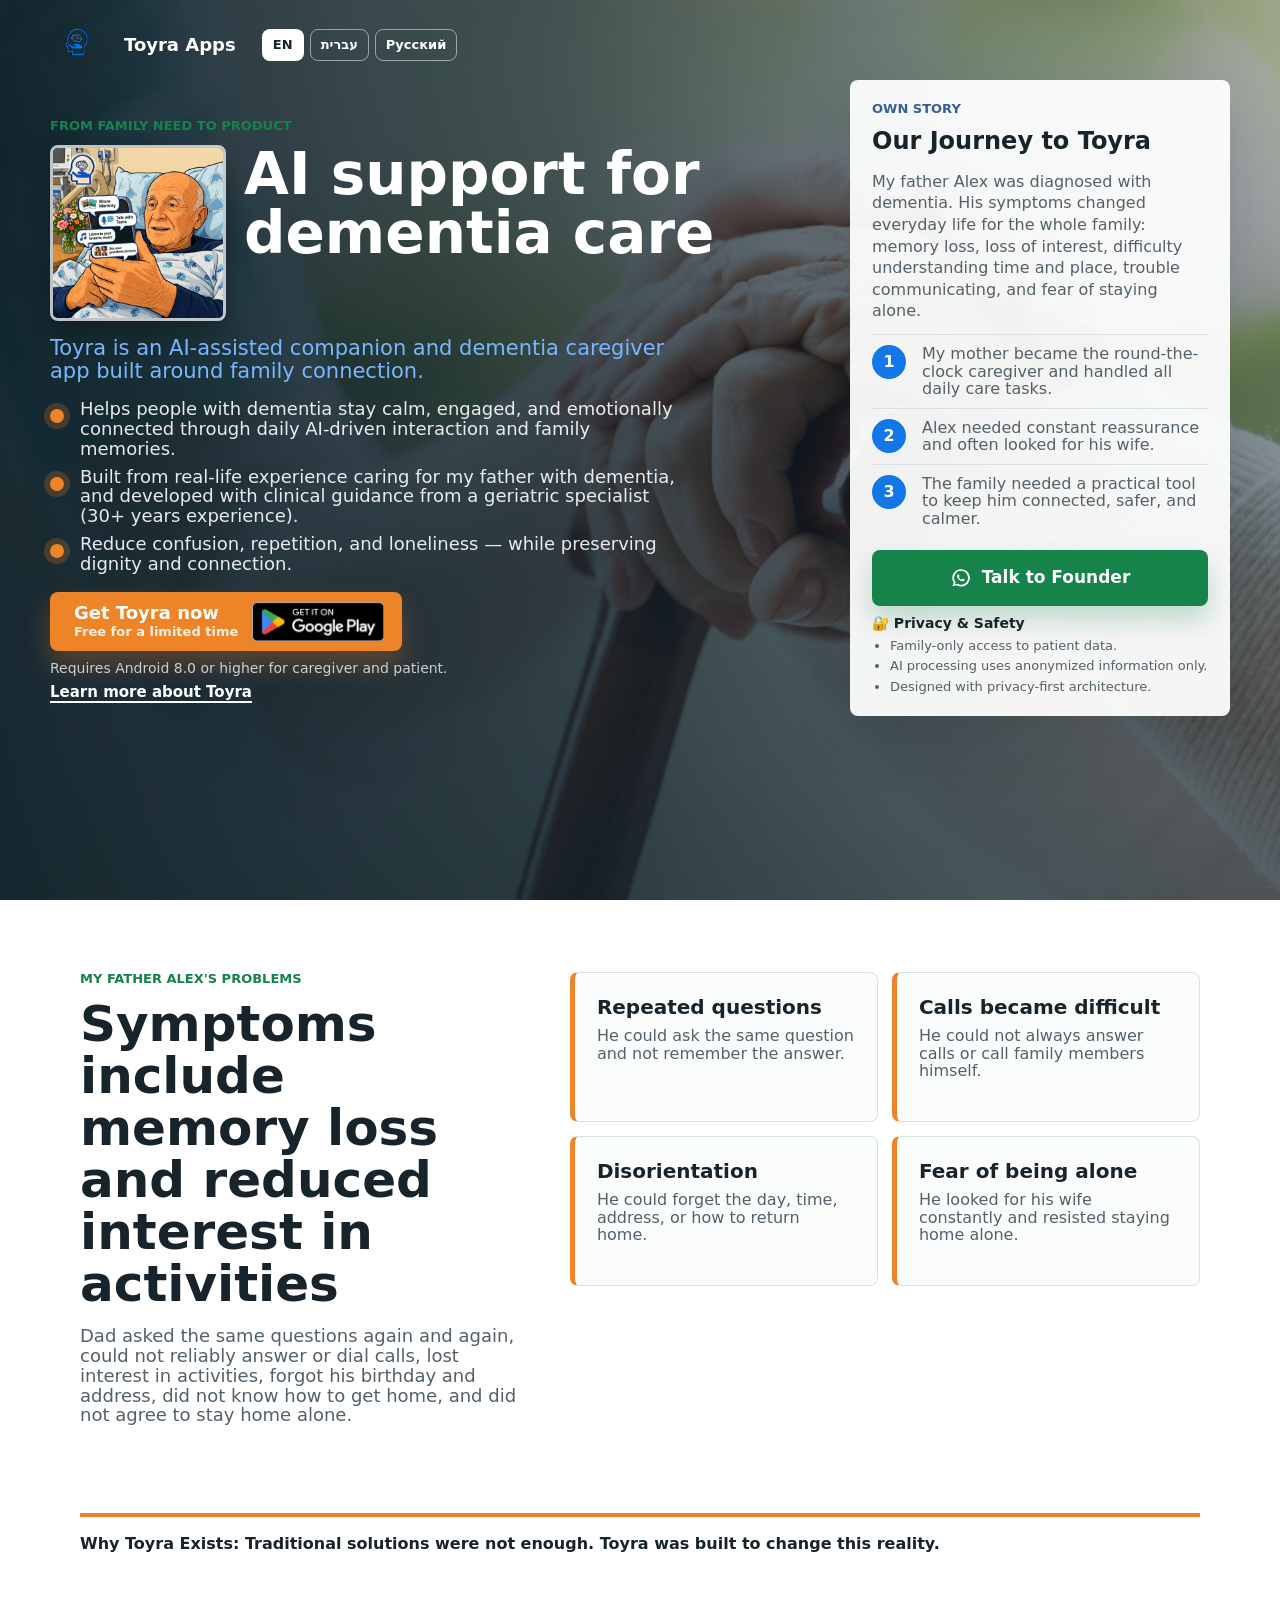
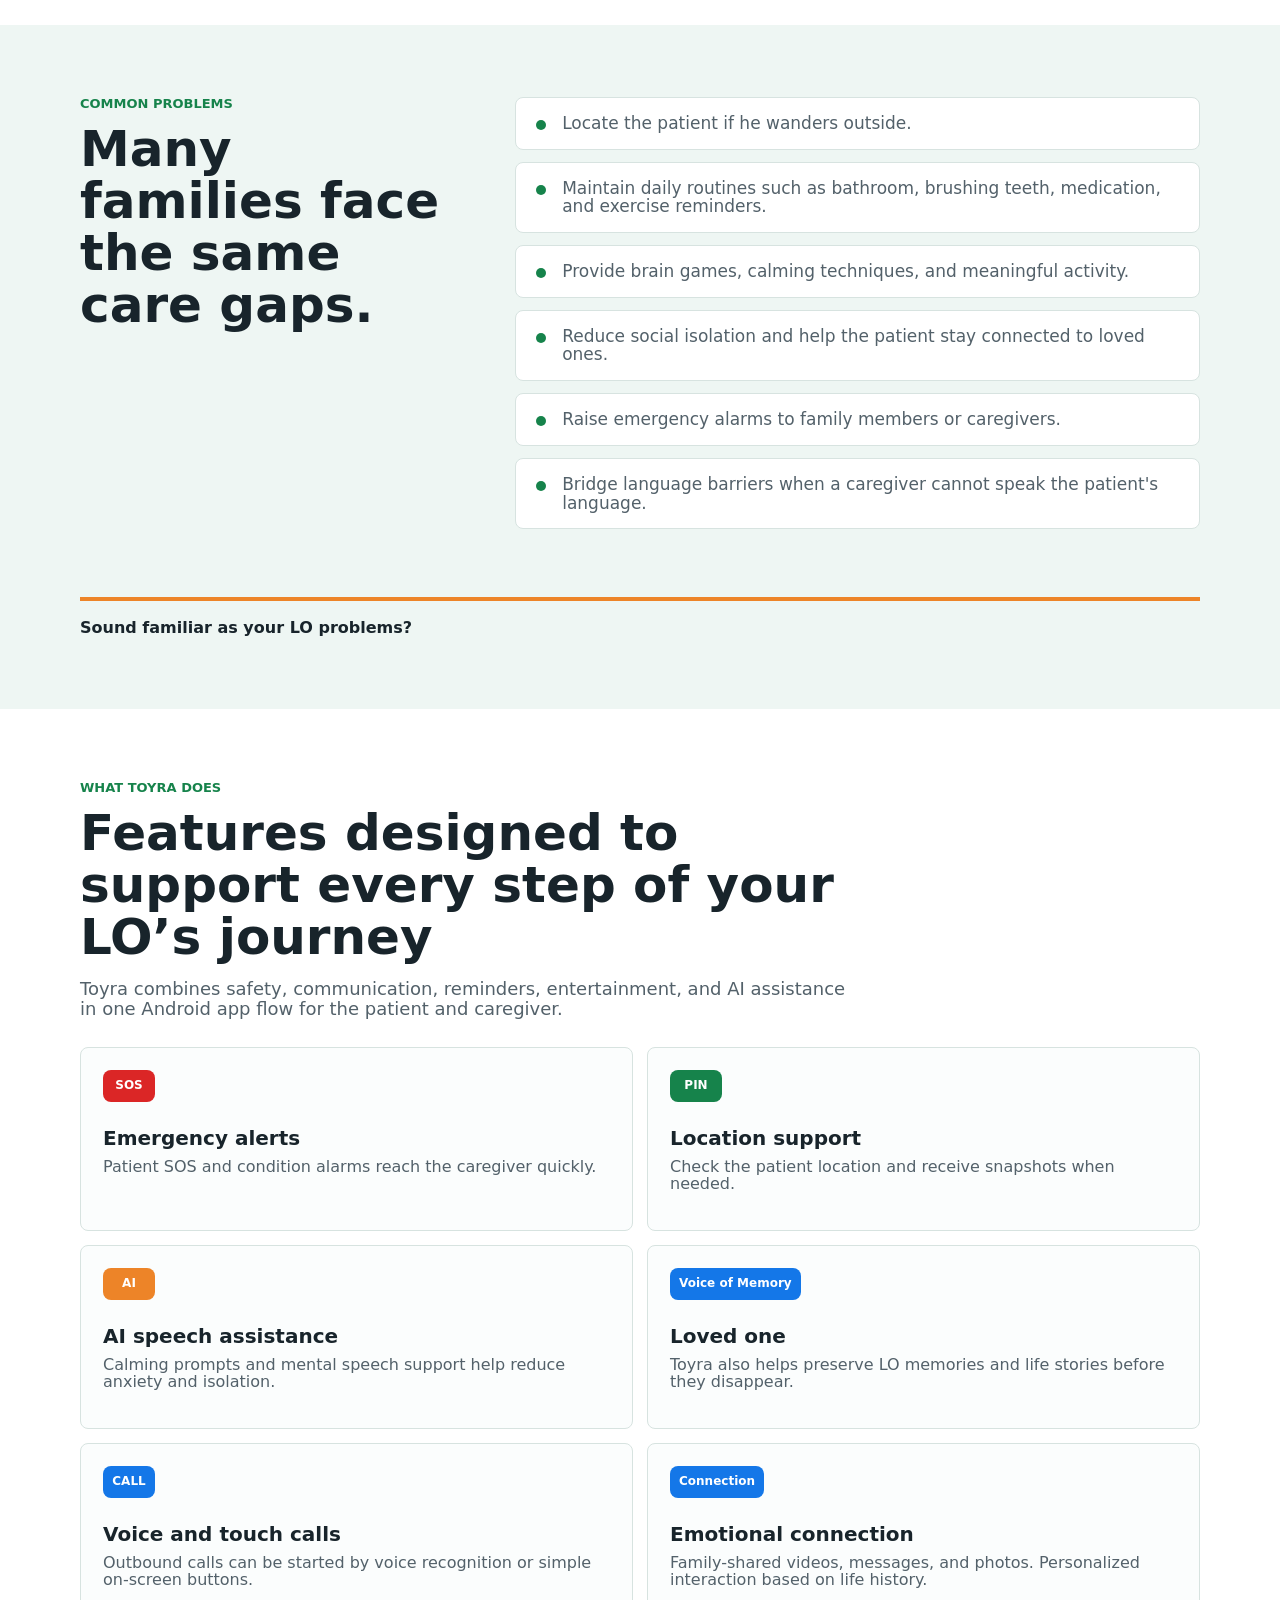
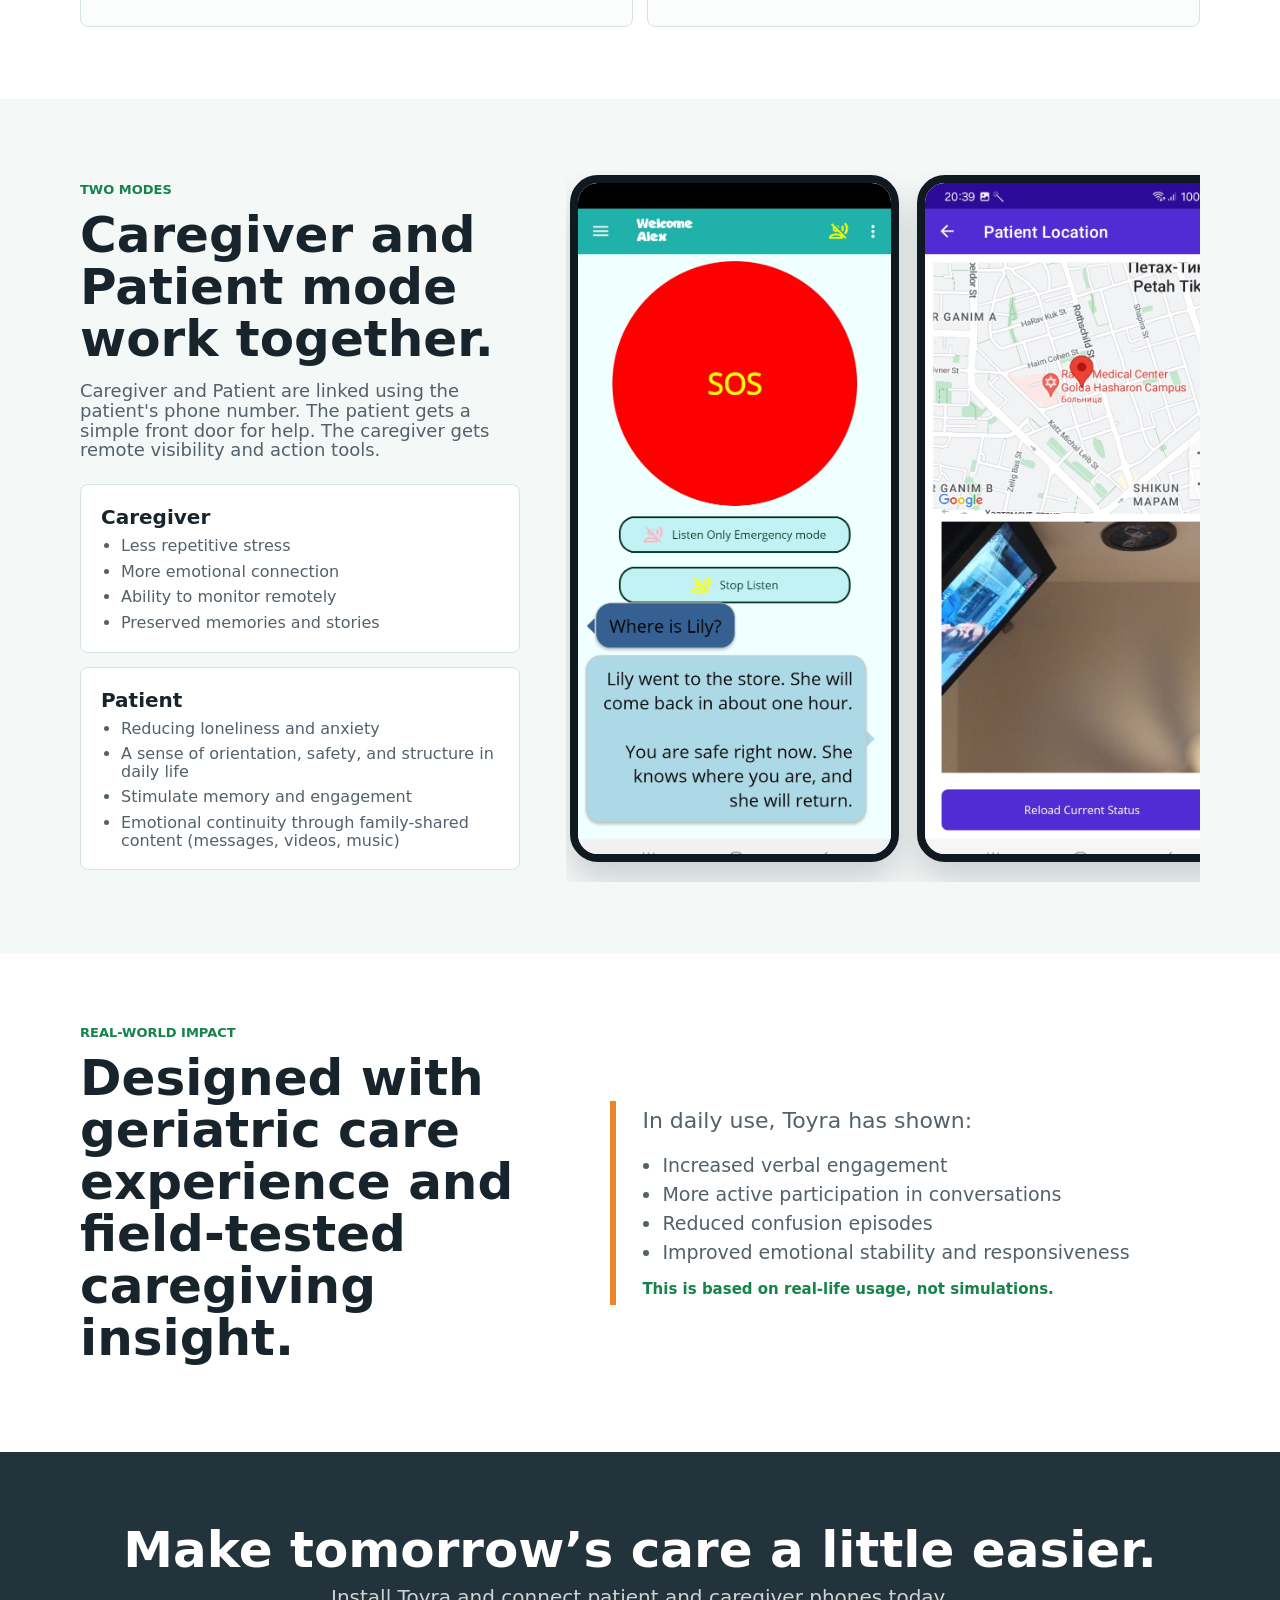
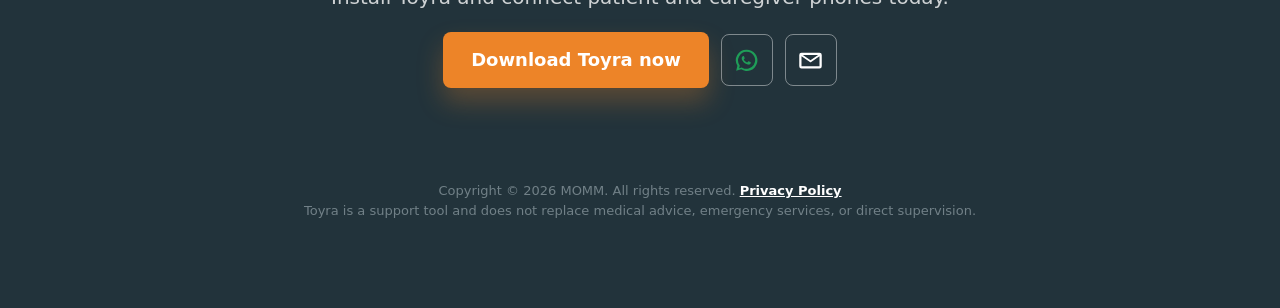
<file: index.html>
<!doctype html>
<html lang="en">
  <head>
    <meta charset="utf-8">
    <meta name="viewport" content="width=device-width, initial-scale=1">
    <title>AI for Dementia Care | Toyra Caregiver App</title>
    <meta
      name="description"
      content="Toyra is an AI-assisted dementia caregiver app and AI companion for dementia care, with calls, reminders, location support, alerts, and calming assistance."
    >
    <meta name="robots" content="index, follow">
    <meta name="theme-color" content="#16834b">
	<meta name="google-site-verification" content="BWLCQLnLDooSmLRrgImKoDlQutg4AFyGXMfsI6_TKsA" />
    <link rel="preconnect" href="https://fonts.googleapis.com">
    <link rel="preconnect" href="https://fonts.gstatic.com" crossorigin>
    <link href="https://fonts.googleapis.com/css2?family=Noto+Sans+Hebrew:wght@400;700;800;900&display=swap" rel="stylesheet">
    <link rel="apple-touch-icon" sizes="180x180" href="apple-touch-icon.png">
    <link rel="icon" type="image/png" sizes="32x32" href="favicon-32x32.png">
    <link rel="icon" type="image/png" sizes="16x16" href="favicon-16x16.png">
    <link rel="manifest" href="/site.webmanifest">
   

    <link rel="canonical" href="https://toyra.momm.app/">
    <link rel="alternate" hreflang="en" href="https://toyra.momm.app/?lang=en">
    <link rel="alternate" hreflang="he" href="https://toyra.momm.app/?lang=he">
    <link rel="alternate" hreflang="ru" href="https://toyra.momm.app/?lang=ru">
    <link rel="alternate" hreflang="x-default" href="https://toyra.momm.app/">
    <meta property="og:type" content="website">
    <meta property="og:site_name" content="Toyra Apps">
    <meta property="og:title" content="Toyra Apps - Dementia Care Support">
    <meta
      property="og:description"
      content="Toyra is an AI-assisted dementia caregiver app and AI companion for dementia care, with calls, reminders, location support, alerts, and calming assistance."
    >
    <meta property="og:url" content="https://toyra.momm.app/">
    <meta property="og:image" content="https://toyra.momm.app/assets/toyra-logo.png">
    <meta property="og:image:alt" content="Toyra Apps logo.">
    <meta property="og:locale" content="en_US">
    <meta property="og:locale:alternate" content="he_IL">
    <meta property="og:locale:alternate" content="ru_RU">
    <meta name="twitter:card" content="summary_large_image">
    <meta name="twitter:title" content="Toyra Apps - Dementia Care Support">
    <meta
      name="twitter:description"
      content="Toyra is an AI-assisted dementia caregiver app and AI companion for dementia care at home, with communication, alerts, reminders, and calming assistance."
    >
    <meta name="twitter:image" content="https://toyra.momm.app/assets/toyra-logo.png">
    <script type="application/ld+json">
      {
        "@context": "https://schema.org",
        "@type": "SoftwareApplication",
        "name": "Toyra",
        "alternateName": "Toyra Apps",
        "applicationCategory": "HealthApplication",
        "operatingSystem": "Android",
        "url": "https://toyra.momm.app/",
        "downloadUrl": "https://play.google.com/store/apps/details?id=com.MOMM.Toyra&pcampaignid=web_share",
        "image": "https://toyra.momm.app/assets/toyra-logo.png",
        "description": "Toyra is an AI-assisted dementia caregiver app and AI companion for dementia care, with calls, reminders, location support, alerts, and calming assistance.",
        "offers": {
          "@type": "Offer",
          "price": "0",
          "priceCurrency": "USD"
        },
        "publisher": {
          "@type": "Organization",
          "name": "MOMM",
          "url": "https://toyra.momm.app/"
        },
        "inLanguage": ["en", "he", "ru"]
      }
    </script>
    <link rel="stylesheet" href="styles.css?v=20260526b">
  </head>
  <body>
    <main>
      <section class="hero" aria-labelledby="hero-title">
        <div class="hero-media" aria-hidden="true">
          <img src="assets/caregiver-hands.jpg" alt="" fetchpriority="high">
        </div>
        <div class="hero-shade"></div>

        <div class="hero-content">
          <header class="brand" aria-label="Toyra Apps">
            <img src="assets/toyra-logo.png" alt="">
            <span>Toyra Apps</span>
            <nav class="language-switch" aria-label="Language">
              <a href="?lang=en" data-lang-link="en">EN</a>
              <a href="?lang=he" data-lang-link="he">עברית</a>
              <a href="?lang=ru" data-lang-link="ru">Русский</a>
            </nav>
          </header>

          <div class="hero-grid">
            <div class="hero-copy">
              <p class="eyebrow">From family need to product</p>
              <div class="hero-title-row">
                <div class="alex-photo">
                  <img src="assets/papa.png" alt="Alex, whose dementia care story inspired Toyra.">
                </div>
                <div class="hero-title-copy">
                  <h1 id="hero-title">AI support for dementia care</h1>
                </div>
              </div>
              <p class="lede">
                Toyra is an AI-assisted companion and dementia caregiver app built around family connection.
              </p>

              <ul class="benefits" aria-label="Product details">
                <li>Helps people with dementia stay calm, engaged, and emotionally connected through daily AI-driven interaction and family memories.</li>
                <li>Built from real-life experience caring for my father with dementia, and developed with clinical guidance from a geriatric specialist (30+ years experience).</li>
                <li>Reduce confusion, repetition, and loneliness — while preserving dignity and connection.</li>
              </ul>

              <a
                class="cta primary-cta"
                href="https://play.google.com/store/apps/details?id=com.MOMM.Toyra&pcampaignid=web_share"
                aria-label="Get Toyra on Google Play now"
              >
                <span class="primary-cta-copy">
                  <span class="primary-cta-main">Get Toyra now</span>
                  <span class="primary-cta-sub">Free for a limited time</span>
                </span>
                <img src="assets/google-play.png" alt="" aria-hidden="true">
              </a>

              <p class="compatibility">Requires Android 8.0 or higher for caregiver and patient.</p>
              <a class="info-link" href="https://toyra.my.canva.site/">Learn more about Toyra</a>
            </div>

            <aside class="signup-panel" aria-label="Own story summary">
              <p class="panel-kicker">Own Story</p>
              <h2>Our Journey to Toyra</h2>
              <p class="name-origin">My father Alex was diagnosed with dementia. His symptoms changed everyday life for the whole family: memory loss, loss of interest, difficulty understanding time and place, trouble communicating, and fear of staying alone.</p>
              <div class="role-row">
                <span>1</span>
                <p>My mother became the round-the-clock caregiver and handled all daily care tasks.</p>
              </div>
              <div class="role-row">
                <span>2</span>
                <p>Alex needed constant reassurance and often looked for his wife.</p>
              </div>
              <div class="role-row">
                <span>3</span>
                <p>The family needed a practical tool to keep him connected, safer, and calmer.</p>
              </div>
              <a
                class="cta panel-cta whatsapp-cta"
                href="https://api.whatsapp.com/send?phone=972503779955&text=I'm%20interested%20in%20Toyra"
                aria-label="Contact Toyra on WhatsApp"
              >
                <svg class="whatsapp-icon" viewBox="0 0 32 32" aria-hidden="true" focusable="false">
                  <path d="M16 3.2A12.6 12.6 0 0 0 5.2 22.3L3.8 28l5.9-1.5A12.6 12.6 0 1 0 16 3.2Zm0 2.4a10.2 10.2 0 0 1 8.7 15.5 10.2 10.2 0 0 1-13.8 3.4l-.4-.2-3.2.8.8-3.1-.3-.5A10.2 10.2 0 0 1 16 5.6Zm-4.1 5.4c-.2 0-.5.1-.7.4-.2.3-.9.9-.9 2.2s.9 2.5 1.1 2.7c.1.2 1.8 2.9 4.5 3.9 2.2.9 2.7.7 3.2.6.5-.1 1.6-.7 1.8-1.3.2-.6.2-1.1.1-1.3-.1-.1-.2-.2-.5-.4l-1.8-.9c-.3-.1-.5-.2-.7.2-.2.3-.8.9-.9 1.1-.2.2-.3.2-.6.1-.3-.1-1.1-.4-2.1-1.3-.8-.7-1.3-1.5-1.5-1.8-.2-.3 0-.5.1-.6l.5-.6c.1-.2.2-.3.3-.5.1-.2 0-.4 0-.5l-.8-1.9c-.2-.5-.4-.5-.7-.5h-.4Z"></path>
                </svg>
                <span class="whatsapp-label">Talk to Founder</span>
              </a>
              <div class="privacy-note">
                <strong>🔐 Privacy &amp; Safety</strong>
                <ul>
                  <li>Family-only access to patient data.</li>
                  <li>AI processing uses anonymized information only.</li>
                  <li>Designed with privacy-first architecture.</li>
                </ul>
              </div>
            </aside>
          </div>
        </div>
      </section>

      <section class="proof-band" aria-label="Alex problems and common dementia care problems">
        <div class="section-inner">
          <div class="problem-copy">
            <p class="eyebrow">My father Alex's problems</p>
            <h2>Symptoms include memory loss and reduced interest in activities</h2>
            <p>
              Dad asked the same questions again and again, could not reliably answer or dial calls,
              lost interest in activities, forgot his birthday and address, did not know how to get home,
              and did not agree to stay home alone.
            </p>
          </div>

          <div class="problem-list">
            <article>
              <h3>Repeated questions</h3>
              <p>He could ask the same question and not remember the answer.</p>
            </article>
            <article>
              <h3>Calls became difficult</h3>
              <p>He could not always answer calls or call family members himself.</p>
            </article>
            <article>
              <h3>Disorientation</h3>
              <p>He could forget the day, time, address, or how to return home.</p>
            </article>
            <article>
              <h3>Fear of being alone</h3>
              <p>He looked for his wife constantly and resisted staying home alone.</p>
            </article>
          </div>

          <p class="why-toyra-summary">
            <strong>Why Toyra Exists:</strong> Traditional solutions were not enough. Toyra was built to change this reality.
          </p>
        </div>
      </section>

      <section class="common-problems" aria-label="Common dementia care problems">
        <div class="section-inner common-grid">
          <div>
            <p class="eyebrow">Common problems</p>
            <h2>Many families face the same care gaps.</h2>
          </div>
          <ul class="common-list">
            <li>Locate the patient if he wanders outside.</li>
            <li>Maintain daily routines such as bathroom, brushing teeth, medication, and exercise reminders.</li>
            <li>Provide brain games, calming techniques, and meaningful activity.</li>
            <li>Reduce social isolation and help the patient stay connected to loved ones.</li>
            <li>Raise emergency alarms to family members or caregivers.</li>
            <li>Bridge language barriers when a caregiver cannot speak the patient's language.</li>
          </ul>
          <p class="common-summary">Sound familiar as your LO problems?</p>
        </div>
      </section>

      <section class="features-section" aria-label="Toyra solution features">
        <div class="section-inner">
          <div class="solution-heading">
            <p class="eyebrow">What Toyra Does</p>
            <h2>Features designed to support every step of your LO’s journey</h2>
            <p>
              Toyra combines safety, communication, reminders, entertainment, and AI assistance in one
              Android app flow for the patient and caregiver.
            </p>
          </div>

          <div class="feature-list">
            <article>
              <span class="feature-icon">SOS</span>
              <h3>Emergency alerts</h3>
              <p>Patient SOS and condition alarms reach the caregiver quickly.</p>
            </article>
            <article>
              <span class="feature-icon">PIN</span>
              <h3>Location support</h3>
              <p>Check the patient location and receive snapshots when needed.</p>
            </article>
            <article>
              <span class="feature-icon">AI</span>
              <h3>AI speech assistance</h3>
              <p>Calming prompts and mental speech support help reduce anxiety and isolation.</p>
            </article>
            <article>
              <span class="feature-icon">Voice of Memory</span>
              <h3>Loved one</h3>
              <p>Toyra also helps preserve LO memories and life stories before they disappear.</p>
            </article>
            <article>
              <span class="feature-icon">CALL</span>
              <h3>Voice and touch calls</h3>
              <p>Outbound calls can be started by voice recognition or simple on-screen buttons.</p>
            </article>
            <article>
              <span class="feature-icon">Connection</span>
              <h3>Emotional connection</h3>
              <p>Family-shared videos, messages, and photos. Personalized interaction based on life history.</p>
            </article>
          </div>
        </div>
      </section>

      <section class="screens" aria-label="Toyra app screens">
        <div class="section-inner screens-inner">
          <div class="screen-copy">
            <p class="eyebrow">Two modes</p>
            <h2>Caregiver and Patient mode work together.</h2>
            <p>
              Caregiver and Patient are linked using the patient's phone number. The patient gets a
              simple front door for help. The caregiver gets remote visibility and action tools.
            </p>
            <div class="mode-cards" aria-label="Toyra modes">
              <article>
                <h3>Caregiver</h3>
                <ul>
                  <li>Less repetitive stress</li>
                  <li>More emotional connection</li>
                  <li>Ability to monitor remotely</li>
                  <li>Preserved memories and stories</li>
                </ul>
              </article>
              <article>
                <h3>Patient</h3>
                <ul>
                  <li>Reducing loneliness and anxiety</li>
                  <li>A sense of orientation, safety, and structure in daily life</li>
                  <li>Stimulate memory and engagement</li>
                  <li>Emotional continuity through family-shared content (messages, videos, music)</li>
                </ul>
              </article>
            </div>
          </div>
          <div class="phone-strip-wrap">
            <p class="scroll-hint">Swipe to see more screens</p>
            <div class="phone-strip" dir="ltr" aria-label="Toyra interface previews">
              <img src="assets/caregiver-screen.png" alt="Toyra patient support screen with SOS button and speech assistance." loading="lazy" decoding="async">
              <img src="assets/patient-screen.png" alt="Toyra patient location screen with map and status image." loading="lazy" decoding="async">
              <img src="assets/assistant-screen.png" alt="Toyra emergency notification shown on caregiver phone." loading="lazy" decoding="async">
              <img src="assets/VoiceOfMemory.jpeg" alt="Toyra Voice of Memory screen for family memories and life stories." loading="lazy" decoding="async">
              <img src="assets/videocall.jpg" alt="Toyra video call screen for caregiver and patient connection." loading="lazy" decoding="async">
              <img src="assets/share.jpeg" alt="Toyra sharing screen for family content and memories." loading="lazy" decoding="async">
            </div>
          </div>
        </div>
      </section>

      <section class="expertise" aria-label="Care expertise">
        <div class="section-inner expertise-grid">
          <div>
            <p class="eyebrow">Real-World Impact</p>
            <h2>Designed with geriatric care experience and field-tested caregiving insight.</h2>
          </div>
          <div class="quote">
            <p>In daily use, Toyra has shown:</p>
            <ul class="impact-list">
              <li>Increased verbal engagement</li>
              <li>More active participation in conversations</li>
              <li>Reduced confusion episodes</li>
              <li>Improved emotional stability and responsiveness</li>
            </ul>
            <p class="quote-credit">This is based on real-life usage, not simulations.</p>
          </div>
        </div>
      </section>

      <section class="final-cta" aria-label="Download Toyra">
        <div class="section-inner">
          <h2>Make tomorrow’s care a little easier.</h2>
          <p>Install Toyra and connect patient and caregiver phones today.</p>
          <div class="final-actions">
            <a
              class="cta final-button"
              href="https://play.google.com/store/apps/details?id=com.MOMM.Toyra&pcampaignid=web_share"
              aria-label="Download Toyra on Google Play now"
            >
              Download Toyra now
            </a>
            <a
              class="final-icon-button final-whatsapp"
              href="https://api.whatsapp.com/send?phone=972503779955&text=I'm%20interested%20in%20Toyra"
              aria-label="Contact Toyra on WhatsApp"
            >
              <svg class="whatsapp-icon" viewBox="0 0 32 32" aria-hidden="true" focusable="false">
                <path d="M16 3.2A12.6 12.6 0 0 0 5.2 22.3L3.8 28l5.9-1.5A12.6 12.6 0 1 0 16 3.2Zm0 2.4a10.2 10.2 0 0 1 8.7 15.5 10.2 10.2 0 0 1-13.8 3.4l-.4-.2-3.2.8.8-3.1-.3-.5A10.2 10.2 0 0 1 16 5.6Zm-4.1 5.4c-.2 0-.5.1-.7.4-.2.3-.9.9-.9 2.2s.9 2.5 1.1 2.7c.1.2 1.8 2.9 4.5 3.9 2.2.9 2.7.7 3.2.6.5-.1 1.6-.7 1.8-1.3.2-.6.2-1.1.1-1.3-.1-.1-.2-.2-.5-.4l-1.8-.9c-.3-.1-.5-.2-.7.2-.2.3-.8.9-.9 1.1-.2.2-.3.2-.6.1-.3-.1-1.1-.4-2.1-1.3-.8-.7-1.3-1.5-1.5-1.8-.2-.3 0-.5.1-.6l.5-.6c.1-.2.2-.3.3-.5.1-.2 0-.4 0-.5l-.8-1.9c-.2-.5-.4-.5-.7-.5h-.4Z"></path>
              </svg>
            </a>
            <a
              class="final-icon-button final-email"
              href="mailto:vovanb@gmail.com"
              aria-label="Email Toyra"
            >
              <svg viewBox="0 0 24 24" aria-hidden="true" focusable="false">
                <path d="M4 5h16a2 2 0 0 1 2 2v10a2 2 0 0 1-2 2H4a2 2 0 0 1-2-2V7a2 2 0 0 1 2-2Zm0 3.2V17h16V8.2l-7.4 5.1a1 1 0 0 1-1.1 0L4 8.2Zm1.2-1.2 6.8 4.7L18.8 7H5.2Z"></path>
              </svg>
            </a>
          </div>
        </div>
      </section>
    </main>

    <a
      class="floating-cta"
      href="https://play.google.com/store/apps/details?id=com.MOMM.Toyra&pcampaignid=web_share"
      aria-label="Get Toyra now"
    >
      Get Toyra now
    </a>

    <footer>
      <p>
        Copyright © 2026 MOMM. All rights reserved.
        <a href="/privacy.html">Privacy Policy</a>
      </p>
      <p>Toyra is a support tool and does not replace medical advice, emergency services, or direct supervision.</p>
    </footer>

    <script>
      const phoneStrip = document.querySelector(".phone-strip");
      const screenCopy = document.querySelector(".screen-copy");

      if (phoneStrip) {
        let activePhoneIndex = 0;
        let autoScrollId = null;

        function syncPhoneStripHeight() {
          if (!screenCopy || window.matchMedia("(max-width: 680px)").matches) {
            phoneStrip.style.removeProperty("--phone-strip-height");
            return;
          }

          phoneStrip.style.setProperty("--phone-strip-height", `${screenCopy.offsetHeight}px`);
        }
        window.russianPageText = {
          ru: {
          lang: "ru",
          dir: "ltr",
          canonical: "https://toyra.momm.app/?lang=ru",
          ogUrl: "https://toyra.momm.app/?lang=ru",
          ogLocale: "ru_RU",
          title: "ИИ для людей с деменцией | Приложение Toyra для ухаживающих",
          description: "Toyra — приложение для ухаживающих за людьми с деменцией и ИИ-компаньон для поддержки общения, напоминаний, безопасности и связи с семьёй.",
          socialDescription: "Toyra — приложение для ухода за человеком с деменцией и ИИ-компаньон для общения, оповещений, напоминаний и поддержки семьи.",
          brandLabel: "Toyra Apps",
          languageLabel: "Язык",
          heroLabel: "От семейной потребности к продукту",
          heroTitle: "ИИ-поддержка для ухода при деменции",
          alexAlt: "Алекс, чья история ухода вдохновила Toyra.",
          lede: "Toyra — ИИ-компаньон и приложение для ухаживающих, созданное вокруг семейной связи.",
          benefitsLabel: "Возможности приложения",
          benefits: [
            "Помогает человеку с деменцией сохранять спокойствие, интерес и эмоциональную связь благодаря ежедневному взаимодействию с AI и семейным воспоминаниям.",
            "Создано на основе реального опыта ухода за отцом с деменцией и при консультационной поддержке специалиста по гериатрии.",
            "Помогает уменьшить путаницу, повторяющиеся вопросы и одиночество, сохраняя достоинство и связь с близкими."
          ],
          primaryCta: "Установить Toyra",
          primaryCtaLabel: "Скачать Toyra в Google Play",
          limitedOffer: "Бесплатно в течение ограниченного времени",
          compatibility: "Требуется Android 8.0 или выше для ухаживающего и пациента.",
          infoLink: "Узнать больше о Toyra",
          infoLinkUrl: "https://toyra.my.canva.site/",
          panelLabel: "Краткая история семьи",
          panelKicker: "Личная история",
          panelTitle: "Наш путь к Toyra",
          nameOrigin: "У моего отца Алекса диагностировали деменцию. Потеря памяти, снижение интереса, трудности с пониманием времени и места, общением и пребыванием в одиночестве изменили жизнь всей семьи.",
          roleNumbers: ["1", "2", "3"],
          roles: [
            "Моя мама стала круглосуточным ухаживающим и выполняла все ежедневные задачи.",
            "Алексу постоянно требовалось подтверждение, и он часто искал жену.",
            "Семье был нужен практичный инструмент, чтобы помочь ему оставаться на связи, в безопасности и спокойнее."
          ],
          whatsapp: "Связаться с основателем",
          whatsappLabel: "Связаться с Toyra в WhatsApp",
          privacyTitle: "🔐 Конфиденциальность и безопасность",
          privacyItems: ["Доступ к данным пациента только для семьи.", "Обработка AI использует только обезличенную информацию.", "Архитектура создана с приоритетом конфиденциальности."],
          proofLabel: "Проблемы Алекса и распространённые трудности ухода при деменции",
          proofEyebrow: "Трудности моего отца Алекса",
          proofTitle: "Потеря памяти и снижение интереса к занятиям",
          proofCopy: "Папа снова и снова задавал одни и те же вопросы, не всегда мог ответить на звонок или позвонить сам, забывал день рождения и адрес, не знал, как вернуться домой, и не хотел оставаться один.",
          whyToyraSummary: "<strong>Почему появилась Toyra:</strong> традиционных решений было недостаточно. Toyra создана, чтобы помочь семье справляться с этой реальностью.",
          problems: [["Повторяющиеся вопросы", "Он мог задать один и тот же вопрос и не запомнить ответ."], ["Звонки стали сложными", "Он не всегда мог ответить на звонок или самостоятельно позвонить близким."], ["Дезориентация", "Он мог забыть день, время, адрес или дорогу домой."], ["Страх одиночества", "Он постоянно искал жену и не хотел оставаться один дома."]],
          commonLabel: "Распространённые трудности ухода при деменции",
          commonEyebrow: "Распространённые проблемы",
          commonTitle: "Многие семьи сталкиваются с похожими трудностями ухода.",
          commonItems: ["Найти близкого, если он вышел из дома и потерялся.", "Поддерживать ежедневный распорядок с напоминаниями.", "Предлагать игры для памяти, успокаивающие техники и полезные занятия.", "Уменьшать социальную изоляцию и поддерживать связь с близкими.", "Передавать экстренные оповещения семье или ухаживающим.", "Помогать преодолевать языковые барьеры между пациентом и ухаживающим."],
          commonSummary: "Знакомы такие трудности ухода за близким?",
          featuresLabel: "Функции решения Toyra",
          solutionEyebrow: "Что делает Toyra",
          solutionTitle: "Функции для каждого этапа повседневного ухода",
          solutionCopy: "Toyra объединяет безопасность, общение, напоминания, развлечения и AI-помощь в одном Android-приложении для пациента и ухаживающего.",
          featureItems: [["SOS", "Экстренные оповещения", "Сигнал SOS и оповещения о состоянии быстро доходят до ухаживающего."], ["PIN", "Поддержка местоположения", "Проверяйте местоположение пациента и получайте снимки состояния при необходимости."], ["AI", "Речевая помощь AI", "Успокаивающие подсказки и речевая поддержка помогают уменьшить тревогу и одиночество."], ["Память", "Любимый человек", "Toyra помогает сохранять семейные воспоминания и истории жизни."], ["Звонок", "Звонки голосом и касанием", "Исходящий звонок можно начать голосом или простой кнопкой на экране."], ["Связь", "Эмоциональная связь", "Семья может делиться видео, сообщениями и фотографиями; взаимодействие учитывает историю жизни."]],
          screensLabel: "Экраны приложения Toyra",
          modesEyebrow: "Два режима",
          modesTitle: "Режимы ухаживающего и пациента работают вместе.",
          modesCopy: "Ухаживающий и пациент связаны по номеру телефона пациента. Пациент получает простой доступ к помощи, а ухаживающий — удалённую видимость и инструменты действий.",
          modesLabel: "Режимы Toyra",
          scrollHint: "Проведите, чтобы увидеть другие экраны",
          caregiverTitle: "Ухаживающий",
          caregiverItems: ["Меньше нагрузки от повторяющихся ситуаций", "Больше эмоциональной связи", "Возможность удалённого контроля", "Сохранение воспоминаний и историй"],
          patientTitle: "Пациент",
          patientItems: ["Уменьшение одиночества и тревоги", "Ориентация, безопасность и структура дня", "Стимуляция памяти и интереса", "Эмоциональная связь через семейные сообщения, видео и музыку"],
          phoneLabel: "Предпросмотр интерфейса Toyra",
          phoneAlts: ["Экран поддержки пациента с кнопкой SOS и речевой помощью.", "Экран местоположения пациента с картой и снимком состояния.", "Экстренное оповещение Toyra на телефоне ухаживающего.", "Экран Voice of Memory с семейными воспоминаниями и историями.", "Экран видеозвонка Toyra для связи пациента и ухаживающего.", "Экран обмена семейными материалами и воспоминаниями."],
          expertiseLabel: "Опыт ухода",
          expertiseEyebrow: "Реальный опыт",
          expertiseTitle: "Создано с учётом опыта гериатрического ухода и реальной жизни семей.",
          quote: "В повседневном использовании Toyra показала:",
          impactItems: ["Больше устного взаимодействия", "Более активное участие в разговорах", "Меньше эпизодов растерянности", "Более стабильную эмоциональную реакцию"],
          quoteCredit: "Это основано на реальном использовании, а не на симуляциях.",
          finalLabel: "Скачать Toyra",
          finalTitle: "Сделайте завтрашний уход немного проще.",
          finalCopy: "Установите Toyra и сегодня свяжите телефоны пациента и ухаживающего.",
          finalButton: "Скачать Toyra",
          finalButtonLabel: "Скачать Toyra в Google Play",
          finalWhatsAppLabel: "Связаться с Toyra в WhatsApp",
          finalEmailLabel: "Написать Toyra по электронной почте",
          floating: "Скачать Toyra",
          floatingLabel: "Скачать Toyra",
          privacyLink: "Политика конфиденциальности",
          footerSupport: "Toyra — инструмент поддержки. Он не заменяет медицинскую консультацию, экстренные службы или непосредственный присмотр."
          }
        };

        function getPhoneScrollStep() {
          const firstImage = phoneStrip.querySelector("img");
          if (!firstImage) return 0;
          const styles = window.getComputedStyle(phoneStrip);
          const gap = Number.parseFloat(styles.columnGap || styles.gap) || 0;
          return firstImage.getBoundingClientRect().width + gap;
        }

        function startPhoneAutoScroll() {
          if (autoScrollId) return;

          autoScrollId = window.setInterval(() => {
            const scrollStep = getPhoneScrollStep();
            const phoneCount = phoneStrip.querySelectorAll("img").length;
            if (phoneCount <= 1 || scrollStep <= 0) return;

            activePhoneIndex = (activePhoneIndex + 1) % phoneCount;
            phoneStrip.scrollTo({
              left: activePhoneIndex * scrollStep,
              behavior: "smooth"
            });
          }, 2600);
        }

        function stopPhoneAutoScroll() {
          if (!autoScrollId) return;
          window.clearInterval(autoScrollId);
          autoScrollId = null;
        }

        phoneStrip.addEventListener("mouseenter", stopPhoneAutoScroll);
        phoneStrip.addEventListener("focusin", stopPhoneAutoScroll);
        phoneStrip.addEventListener("mouseleave", startPhoneAutoScroll);
        phoneStrip.addEventListener("focusout", startPhoneAutoScroll);
        window.addEventListener("resize", () => {
          syncPhoneStripHeight();
          stopPhoneAutoScroll();
          startPhoneAutoScroll();
        });

        syncPhoneStripHeight();
        startPhoneAutoScroll();
      }
    </script>

    <script>
      const pageText = {
        en: {
          lang: "en",
          dir: "ltr",
          canonical: "https://toyra.momm.app/",
          ogUrl: "https://toyra.momm.app/",
          ogLocale: "en_US",
          title: "AI for Dementia Care | Toyra Caregiver App",
          description: "Toyra is an AI-assisted dementia caregiver app and AI companion for dementia care, with calls, reminders, location support, alerts, and calming assistance.",
          socialDescription: "Toyra is an AI-assisted dementia caregiver app and AI companion for dementia care at home, with communication, alerts, reminders, and calming assistance.",
          brandLabel: "Toyra Apps",
          languageLabel: "Language",
          heroLabel: "From family need to product",
          heroTitle: "AI support for dementia care",
          alexAlt: "Alex, whose dementia care story inspired Toyra.",
          lede: "Toyra is an AI-assisted companion and dementia caregiver app built around family connection.",
          benefitsLabel: "Product details",
          benefits: [
            "Helps people with dementia stay calm, engaged, and emotionally connected through daily AI-driven interaction and family memories.",
            "Built from real-life experience caring for my father with dementia, and developed with clinical guidance from a geriatric specialist (30+ years experience).",
            "Reduce confusion, repetition, and loneliness — while preserving dignity and connection."
          ],
          primaryCta: "Get Toyra now",
          primaryCtaLabel: "Get Toyra on Google Play now",
          limitedOffer: "Free for a limited time",
          compatibility: "Requires Android 8.0 or higher for caregiver and patient.",
          infoLink: "Learn more about Toyra",
          infoLinkUrl: "https://toyra.my.canva.site/",
          panelLabel: "Own story summary",
          panelKicker: "Own Story",
          panelTitle: "Our Journey to Toyra",
          nameOrigin: "My father Alex was diagnosed with dementia. His symptoms changed everyday life for the whole family: memory loss, loss of interest, difficulty understanding time and place, trouble communicating, and fear of staying alone.",
          roleNumbers: ["1", "2", "3"],
          roles: [
            "My mother became the round-the-clock caregiver and handled all daily care tasks.",
            "Alex needed constant reassurance and often looked for his wife.",
            "The family needed a practical tool to keep him connected, safer, and calmer."
          ],
          whatsapp: "Talk to Founder",
          whatsappLabel: "Contact Toyra on WhatsApp",
          privacyTitle: "🔐 Privacy & Safety",
          privacyItems: [
            "Family-only access to patient data.",
            "AI processing uses anonymized information only.",
            "Designed with privacy-first architecture."
          ],
          proofLabel: "Alex problems and common dementia care problems",
          proofEyebrow: "My father Alex's problems",
          proofTitle: "Symptoms include memory loss and reduced interest in activities",
          proofCopy: "Dad asked the same questions again and again, could not reliably answer or dial calls, lost interest in activities, forgot his birthday and address, did not know how to get home, and did not agree to stay home alone.",
          whyToyraSummary: "<strong>Why Toyra Exists:</strong> Traditional solutions were not enough. Toyra was built to change this reality.",
          problems: [
            ["Repeated questions", "He could ask the same question and not remember the answer."],
            ["Calls became difficult", "He could not always answer calls or call family members himself."],
            ["Disorientation", "He could forget the day, time, address, or how to return home."],
            ["Fear of being alone", "He looked for his wife constantly and resisted staying home alone."]
          ],
          commonLabel: "Common dementia care problems",
          commonEyebrow: "Common problems",
          commonTitle: "Many families face the same care gaps.",
          commonItems: [
            "Locate the patient if he wanders outside.",
            "Maintain daily routines such as bathroom, brushing teeth, medication, and exercise reminders.",
            "Provide brain games, calming techniques, and meaningful activity.",
            "Reduce social isolation and help the patient stay connected to loved ones.",
            "Raise emergency alarms to family members or caregivers.",
            "Bridge language barriers when a caregiver cannot speak the patient's language."
          ],
          commonSummary: "Sound familiar as your LO problems?",
          featuresLabel: "Toyra solution features",
          solutionEyebrow: "What Toyra Does",
          solutionTitle: "Features designed to support every step of your LO’s journey",
          solutionCopy: "Toyra combines safety, communication, reminders, entertainment, and AI assistance in one Android app flow for the patient and caregiver.",
          featureItems: [
            ["SOS", "Emergency alerts", "Patient SOS and condition alarms reach the caregiver quickly."],
            ["PIN", "Location support", "Check the patient location and receive snapshots when needed."],
            ["AI", "AI speech assistance", "Calming prompts and mental speech support help reduce anxiety and isolation."],
            ["Voice of Memory", "Loved one", "Toyra also helps preserve LO memories and life stories before they disappear."],
            ["CALL", "Voice and touch calls", "Outbound calls can be started by voice recognition or simple on-screen buttons."],
            ["Connection", "Emotional connection", "Family-shared videos, messages, and photos. Personalized interaction based on life history."]
          ],
          screensLabel: "Toyra app screens",
          modesEyebrow: "Two modes",
          modesTitle: "Caregiver and Patient mode work together.",
          modesCopy: "Caregiver and Patient are linked using the patient's phone number. The patient gets a simple front door for help. The caregiver gets remote visibility and action tools.",
          modesLabel: "Toyra modes",
          scrollHint: "Swipe to see more screens",
          caregiverTitle: "Caregiver",
          caregiverItems: [
            "Less repetitive stress",
            "More emotional connection",
            "Ability to monitor remotely",
            "Preserved memories and stories"
          ],
          patientTitle: "Patient",
          patientItems: [
            "Reducing loneliness and anxiety",
            "A sense of orientation, safety, and structure in daily life",
            "Stimulate memory and engagement",
            "Emotional continuity through family-shared content (messages, videos, music)"
          ],
          phoneLabel: "Toyra interface previews",
          phoneAlts: [
            "Toyra patient support screen with SOS button and speech assistance.",
            "Toyra patient location screen with map and status image.",
            "Toyra emergency notification shown on caregiver phone.",
            "Toyra Voice of Memory screen for family memories and life stories.",
            "Toyra video call screen for caregiver and patient connection.",
            "Toyra sharing screen for family content and memories."
          ],
          expertiseLabel: "Care expertise",
          expertiseEyebrow: "Real-World Impact",
          expertiseTitle: "Designed with geriatric care experience and field-tested caregiving insight.",
          quote: "In daily use, Toyra has shown:",
          impactItems: [
            "Increased verbal engagement",
            "More active participation in conversations",
            "Reduced confusion episodes",
            "Improved emotional stability and responsiveness"
          ],
          quoteCredit: "This is based on real-life usage, not simulations.",
          finalLabel: "Download Toyra",
          finalTitle: "Make tomorrow’s care a little easier.",
          finalCopy: "Install Toyra and connect patient and caregiver phones today.",
          finalButton: "Download Toyra now",
          finalButtonLabel: "Download Toyra on Google Play now",
          finalWhatsAppLabel: "Contact Toyra on WhatsApp",
          finalEmailLabel: "Email Toyra",
          floating: "Get Toyra now",
          floatingLabel: "Get Toyra now",
          privacyLink: "Privacy Policy",
          footerSupport: "Toyra is a support tool and does not replace medical advice, emergency services, or direct supervision."
        },
        he: {
          lang: "he",
          dir: "rtl",
          canonical: "https://toyra.momm.app/?lang=he",
          ogUrl: "https://toyra.momm.app/?lang=he",
          ogLocale: "he_IL",
          title: "בינה מלאכותית לדמנציה | אפליקציה למטפלים - Toyra",
          description: "Toyra היא אפליקציה למטפלים באדם עם דמנציה וסיוע מבוסס בינה מלאכותית, עם שיחות, תזכורות, תמיכה במיקום והתרעות.",
          socialDescription: "Toyra היא אפליקציה למטפלים וסיוע AI לדמנציה בבית, עם תקשורת, התרעות, תזכורות ותמיכה מרגיעה.",
          brandLabel: "Toyra Apps",
          languageLabel: "שפה",
          heroLabel: "מצורך משפחתי למוצר",
          heroTitle: "סיוע AI לטיפול בדמנציה",
          alexAlt: "אלכס, שסיפור הטיפול בו נתן השראה ל-Toyra.",
          lede: "Toyra היא אפליקציה למטפלים ובן-לוויה מבוסס AI, שנבנתה סביב קשר משפחתי.",
          benefitsLabel: "פרטי המוצר",
          benefits: [
            "עוזרת לאנשים עם דמנציה להישאר רגועים, מעורבים ומחוברים רגשית באמצעות אינטראקציה יומית מונעת AI וזיכרונות משפחתיים.",
            "נבנתה מתוך ניסיון חיים אמיתי בטיפול באבי עם דמנציה, ופותחה בליווי קליני של מומחה גריאטרי עם יותר מ-30 שנות ניסיון.",
            "מפחיתה בלבול, חזרתיות ובדידות — תוך שמירה על כבוד, חיבור וקרבה."
          ],
          primaryCta: "התקנת Toyra",
          primaryCtaLabel: "התקנת Toyra מ-Google Play",
          limitedOffer: "חינם לזמן מוגבל",
          compatibility: "נדרש Android 8.0 ומעלה עבור המטפל והמטופל.",
          infoLink: "למידע נוסף על Toyra",
          infoLinkUrl: "https://toyra.my.canva.site/heb",
          panelLabel: "סיכום הסיפור האישי",
          panelKicker: "הסיפור האישי",
          panelTitle: "המסע שלנו לToyra",
          nameOrigin: "אבי אלכס אובחן עם דמנציה. התסמינים שלו שינו את חיי היום יום של כל המשפחה: אובדן זיכרון, אובדן עניין, קושי להבין זמן ומקום, קושי לתקשר ופחד להישאר לבד.",
          roleNumbers: ["1", "2", "3"],
          roles: [
            "אמי הפכה למטפלת מסביב לשעון וטיפלה בכל משימות היום יום.",
            "אלכס היה צריך הרגעה מתמדת ולעיתים קרובות חיפש את אשתו.",
            "המשפחה הייתה זקוקה לכלי מעשי שיעזור לו להישאר מחובר, בטוח ורגוע יותר."
          ],
          whatsapp: "דברו עם היזם",
          whatsappLabel: "יצירת קשר עם Toyra ב-WhatsApp",
          privacyTitle: "🔐 פרטיות ובטיחות",
          privacyItems: [
            "גישה לנתוני המטופל לבני המשפחה בלבד.",
            "עיבוד AI משתמש במידע אנונימי בלבד.",
            "תוכנן בארכיטקטורה שמציבה פרטיות במקום הראשון."
          ],
          proofLabel: "הבעיות של אלכס ובעיות נפוצות בטיפול בדמנציה",
          proofEyebrow: "הבעיות של אבי אלכס",
          proofTitle: "התסמינים כוללים אובדן זיכרון וירידה בעניין בפעילויות",
          proofCopy: "אבא שאל את אותן שאלות שוב ושוב, לא תמיד הצליח לענות לשיחות או לחייג, איבד עניין בפעילויות, שכח את יום ההולדת והכתובת שלו, לא ידע איך לחזור הביתה ולא הסכים להישאר לבד בבית.",
          whyToyraSummary: "<strong>למה Toyra קיימת:</strong> הפתרונות המסורתיים לא הספיקו. Toyra נבנתה כדי לשנות את המציאות הזו.",
          problems: [
            ["שאלות חוזרות", "הוא היה יכול לשאול את אותה שאלה ולא לזכור את התשובה."],
            ["שיחות הפכו לקשות", "הוא לא תמיד הצליח לענות לשיחות או להתקשר לבני המשפחה בעצמו."],
            ["חוסר התמצאות", "הוא היה עלול לשכוח את היום, השעה, הכתובת או איך לחזור הביתה."],
            ["פחד להישאר לבד", "הוא חיפש את אשתו כל הזמן והתנגד להישאר לבד בבית."]
          ],
          commonLabel: "בעיות נפוצות בטיפול בדמנציה",
          commonEyebrow: "בעיות נפוצות",
          commonTitle: "משפחות רבות מתמודדות עם אותם פערים בטיפול.",
          commonItems: [
            "לאתר את המטופל אם הוא יוצא ומשוטט בחוץ.",
            "לשמור על שגרת יום כמו שירותים, צחצוח שיניים, תרופות ותזכורות לפעילות.",
            "לספק משחקי זיכרון, טכניקות הרגעה ופעילות משמעותית.",
            "להפחית בידוד חברתי ולעזור למטופל להישאר מחובר לאנשים קרובים.",
            "להעביר התרעות חירום לבני משפחה או למטפלים.",
            "לגשר על פערי שפה כאשר המטפל אינו מדבר את שפת המטופל."
          ],
          commonSummary: "נשמע מוכר כבעיות של יקירכם?",
          featuresLabel: "יכולות הפתרון של Toyra",
          solutionEyebrow: "מה Toyra עושה",
          solutionTitle: "פיצ'רים שנבנו כדי לתמוך בכל שלב במסע של יקיריכם",
          solutionCopy: "Toyra משלבת בטיחות, תקשורת, תזכורות, בידור וסיוע AI בתהליך אחד באפליקציית Android עבור המטופל והמטפל.",
          featureItems: [
            ["SOS", "התרעות חירום", "כפתור SOS והתרעות מצב מהמטופל מגיעים במהירות למטפל."],
            ["מיקום", "תמיכה במיקום", "בדיקת מיקום המטופל וקבלת תמונות מצב בעת הצורך."],
            ["AI", "סיוע דיבור באמצעות AI", "הנחיות מרגיעות ותמיכה בדיבור עוזרות להפחית חרדה ובדידות."],
            ["זיכרון", "אדם אהוב", "Toyra עוזרת גם לשמר זיכרונות וסיפורי חיים לפני שהם נעלמים."],
            ["שיחה", "שיחות קול ומגע", "אפשר להתחיל שיחות יוצאות בזיהוי קולי או בכפתורים פשוטים על המסך."],
            ["רגשי", "חיבור רגשי", "סרטונים, הודעות ותמונות שהמשפחה משתפת. אינטראקציה מותאמת אישית על בסיס סיפור החיים."]
          ],
          screensLabel: "מסכי אפליקציית Toyra",
          modesEyebrow: "שני מצבים",
          modesTitle: "מצב מטפל ומצב מטופל עובדים יחד.",
          modesCopy: "המטפל והמטופל מקושרים באמצעות מספר הטלפון של המטופל. המטופל מקבל כניסה פשוטה לעזרה. המטפל מקבל נראות מרחוק וכלי פעולה.",
          modesLabel: "מצבי Toyra",
          scrollHint: "החליקו כדי לראות מסכים נוספים",
          caregiverTitle: "מטפל",
          caregiverItems: [
            "פחות עומס מחזרתיות",
            "יותר חיבור רגשי",
            "יכולת לנטר מרחוק",
            "שימור זיכרונות וסיפורים"
          ],
          patientTitle: "מטופל",
          patientItems: [
            "הפחתת בדידות וחרדה",
            "תחושת התמצאות, ביטחון ומבנה בחיי היום יום",
            "גירוי זיכרון ומעורבות",
            "גירוי רגשי באמצעות תוכן משפחתי משותף כמו הודעות, וידאו ומוזיקה"
          ],
          phoneLabel: "תצוגות ממשק Toyra",
          phoneAlts: [
            "מסך תמיכה במטופל עם כפתור SOS וסיוע בדיבור.",
            "מסך מיקום המטופל עם מפה ותמונת מצב.",
            "התראת חירום של Toyra שמוצגת בטלפון המטפל.",
            "מסך Voice of Memory של Toyra לזיכרונות משפחתיים וסיפורי חיים.",
            "מסך שיחת וידאו של Toyra לחיבור בין המטפל למטופל.",
            "מסך שיתוף של Toyra לתוכן משפחתי וזיכרונות."
          ],
          expertiseLabel: "מומחיות טיפול",
          expertiseEyebrow: "השפעה בעולם האמיתי",
          expertiseTitle: "תוכנן עם ניסיון בטיפול גריאטרי ותובנות מהשטח.",
          quote: "בשימוש יום יומי, Toyra הראתה:",
          impactItems: [
            "עלייה במעורבות מילולית",
            "השתתפות פעילה יותר בשיחות",
            "הפחתה באירועי בלבול",
            "שיפור ביציבות רגשית ובתגובתיות"
          ],
          quoteCredit: "זה מבוסס על שימוש אמיתי, לא על סימולציות.",
          finalLabel: "התקנת Toyra",
          finalTitle: "להפוך את הטיפול של מחר לקצת קל יותר.",
          finalCopy: "התקינו את Toyra וחברו היום את הטלפון של המטופל והמטפל.",
          finalButton: "התקנת Toyra",
          finalButtonLabel: "התקנת Toyra מ-Google Play",
          finalWhatsAppLabel: "יצירת קשר עם Toyra ב-WhatsApp",
          finalEmailLabel: "שליחת אימייל ל-Toyra",
          floating: "התקנת Toyra",
          floatingLabel: "התקנת Toyra",
          privacyLink: "מדיניות פרטיות",
          footerSupport: "Toyra היא כלי תמיכה ואינה מחליפה ייעוץ רפואי, שירותי חירום או השגחה ישירה."
        }
      };
      pageText.ru = window.russianPageText.ru;

      function setText(selector, value) {
        const element = document.querySelector(selector);
        if (element) element.textContent = value;
      }

      function setHtml(selector, value) {
        const element = document.querySelector(selector);
        if (element) element.innerHTML = value;
      }

      function setAttr(selector, name, value) {
        const element = document.querySelector(selector);
        if (element) element.setAttribute(name, value);
      }

      function setList(selector, values, html = false) {
        document.querySelectorAll(selector).forEach((element, index) => {
          if (values[index]) {
            if (html) element.innerHTML = values[index];
            else element.textContent = values[index];
          }
        });
      }

      function applyLanguage(language) {
        const copy = pageText[language] || pageText.en;
        document.documentElement.lang = copy.lang;
        document.documentElement.dir = copy.dir;
        document.title = copy.title;
        setAttr("meta[name='description']", "content", copy.description);
        setAttr("link[rel='canonical']", "href", copy.canonical);
        setAttr("meta[property='og:title']", "content", copy.title);
        setAttr("meta[property='og:description']", "content", copy.socialDescription);
        setAttr("meta[property='og:url']", "content", copy.ogUrl);
        setAttr("meta[property='og:locale']", "content", copy.ogLocale);
        setAttr("meta[name='twitter:title']", "content", copy.title);
        setAttr("meta[name='twitter:description']", "content", copy.socialDescription);
        setAttr(".brand", "aria-label", copy.brandLabel);
        setText(".brand > span", "Toyra Apps");
        setAttr(".language-switch", "aria-label", copy.languageLabel);
        setText(".hero .eyebrow", copy.heroLabel);
        setText("#hero-title", copy.heroTitle);
        setAttr(".alex-photo img", "alt", copy.alexAlt);
        setText(".lede", copy.lede);
        setAttr(".benefits", "aria-label", copy.benefitsLabel);
        setList(".benefits li", copy.benefits, true);
        setText(".primary-cta-main", copy.primaryCta);
        setText(".primary-cta-sub", copy.limitedOffer);
        setAttr(".primary-cta", "aria-label", copy.primaryCtaLabel);
        setText(".compatibility", copy.compatibility);
        setText(".info-link", copy.infoLink);
        setAttr(".info-link", "href", copy.infoLinkUrl);
        setAttr(".signup-panel", "aria-label", copy.panelLabel);
        setText(".signup-panel .panel-kicker", copy.panelKicker);
        setText(".signup-panel h2", copy.panelTitle);
        setText(".name-origin", copy.nameOrigin);
        setList(".role-row span", copy.roleNumbers || ["1", "2", "3"]);
        setList(".role-row p", copy.roles);
        setText(".whatsapp-label", copy.whatsapp);
        setAttr(".whatsapp-cta", "aria-label", copy.whatsappLabel);
        setText(".privacy-note strong", copy.privacyTitle);
        setList(".privacy-note li", copy.privacyItems);
        setAttr(".proof-band", "aria-label", copy.proofLabel);
        setText(".problem-copy .eyebrow", copy.proofEyebrow);
        setText(".problem-copy h2", copy.proofTitle);
        setText(".problem-copy p:not(.eyebrow)", copy.proofCopy);
        setHtml(".why-toyra-summary", copy.whyToyraSummary);
        document.querySelectorAll(".problem-list article").forEach((article, index) => {
          if (copy.problems[index]) {
            setText(`.problem-list article:nth-child(${index + 1}) h3`, copy.problems[index][0]);
            setText(`.problem-list article:nth-child(${index + 1}) p`, copy.problems[index][1]);
          }
        });
        setAttr(".common-problems", "aria-label", copy.commonLabel);
        setText(".common-problems .eyebrow", copy.commonEyebrow);
        setText(".common-grid h2", copy.commonTitle);
        setList(".common-list li", copy.commonItems);
        setText(".common-summary", copy.commonSummary);
        setAttr(".features-section", "aria-label", copy.featuresLabel);
        setText(".solution-heading .eyebrow", copy.solutionEyebrow);
        setText(".solution-heading h2", copy.solutionTitle);
        setText(".solution-heading p:not(.eyebrow)", copy.solutionCopy);
        document.querySelectorAll(".feature-list article").forEach((article, index) => {
          if (copy.featureItems[index]) {
            setText(`.feature-list article:nth-child(${index + 1}) .feature-icon`, copy.featureItems[index][0]);
            setText(`.feature-list article:nth-child(${index + 1}) h3`, copy.featureItems[index][1]);
            setText(`.feature-list article:nth-child(${index + 1}) p`, copy.featureItems[index][2]);
          }
        });
        setAttr(".screens", "aria-label", copy.screensLabel);
        setText(".screen-copy .eyebrow", copy.modesEyebrow);
        setText(".screen-copy h2", copy.modesTitle);
        setText(".screen-copy > p:not(.eyebrow)", copy.modesCopy);
        setAttr(".mode-cards", "aria-label", copy.modesLabel);
        setText(".scroll-hint", copy.scrollHint);
        setText(".mode-cards article:nth-child(1) h3", copy.caregiverTitle);
        setList(".mode-cards article:nth-child(1) li", copy.caregiverItems);
        setText(".mode-cards article:nth-child(2) h3", copy.patientTitle);
        setList(".mode-cards article:nth-child(2) li", copy.patientItems);
        setAttr(".phone-strip", "aria-label", copy.phoneLabel);
        document.querySelectorAll(".phone-strip img").forEach((img, index) => {
          if (copy.phoneAlts[index]) img.alt = copy.phoneAlts[index];
        });
        setAttr(".expertise", "aria-label", copy.expertiseLabel);
        setText(".expertise .eyebrow", copy.expertiseEyebrow);
        setText(".expertise h2", copy.expertiseTitle);
        setText(".quote p:not(.quote-credit)", copy.quote);
        setList(".impact-list li", copy.impactItems);
        setText(".quote-credit", copy.quoteCredit);
        setAttr(".final-cta", "aria-label", copy.finalLabel);
        setText(".final-cta h2", copy.finalTitle);
        setText(".final-cta p", copy.finalCopy);
        setText(".final-button", copy.finalButton);
        setAttr(".final-button", "aria-label", copy.finalButtonLabel);
        setAttr(".final-whatsapp", "aria-label", copy.finalWhatsAppLabel);
        setAttr(".final-email", "aria-label", copy.finalEmailLabel);
        setText(".floating-cta", copy.floating);
        setAttr(".floating-cta", "aria-label", copy.floatingLabel);
        setText("footer a", copy.privacyLink);
        setText("footer p:nth-child(2)", copy.footerSupport);

        document.querySelectorAll("[data-lang-link]").forEach((link) => {
          const linkLanguage = link.getAttribute("data-lang-link");
          const nextUrl = new URL(window.location.href);
          nextUrl.searchParams.set("lang", linkLanguage);
          link.href = `${nextUrl.pathname}${nextUrl.search}${nextUrl.hash}`;
          if (linkLanguage === copy.lang) link.setAttribute("aria-current", "page");
          else link.removeAttribute("aria-current");
        });
      }

      const requestedLanguage = new URLSearchParams(window.location.search).get("lang");
      applyLanguage(["en", "he", "ru"].includes(requestedLanguage) ? requestedLanguage : "en");
    </script>
  </body>
</html>
</file>
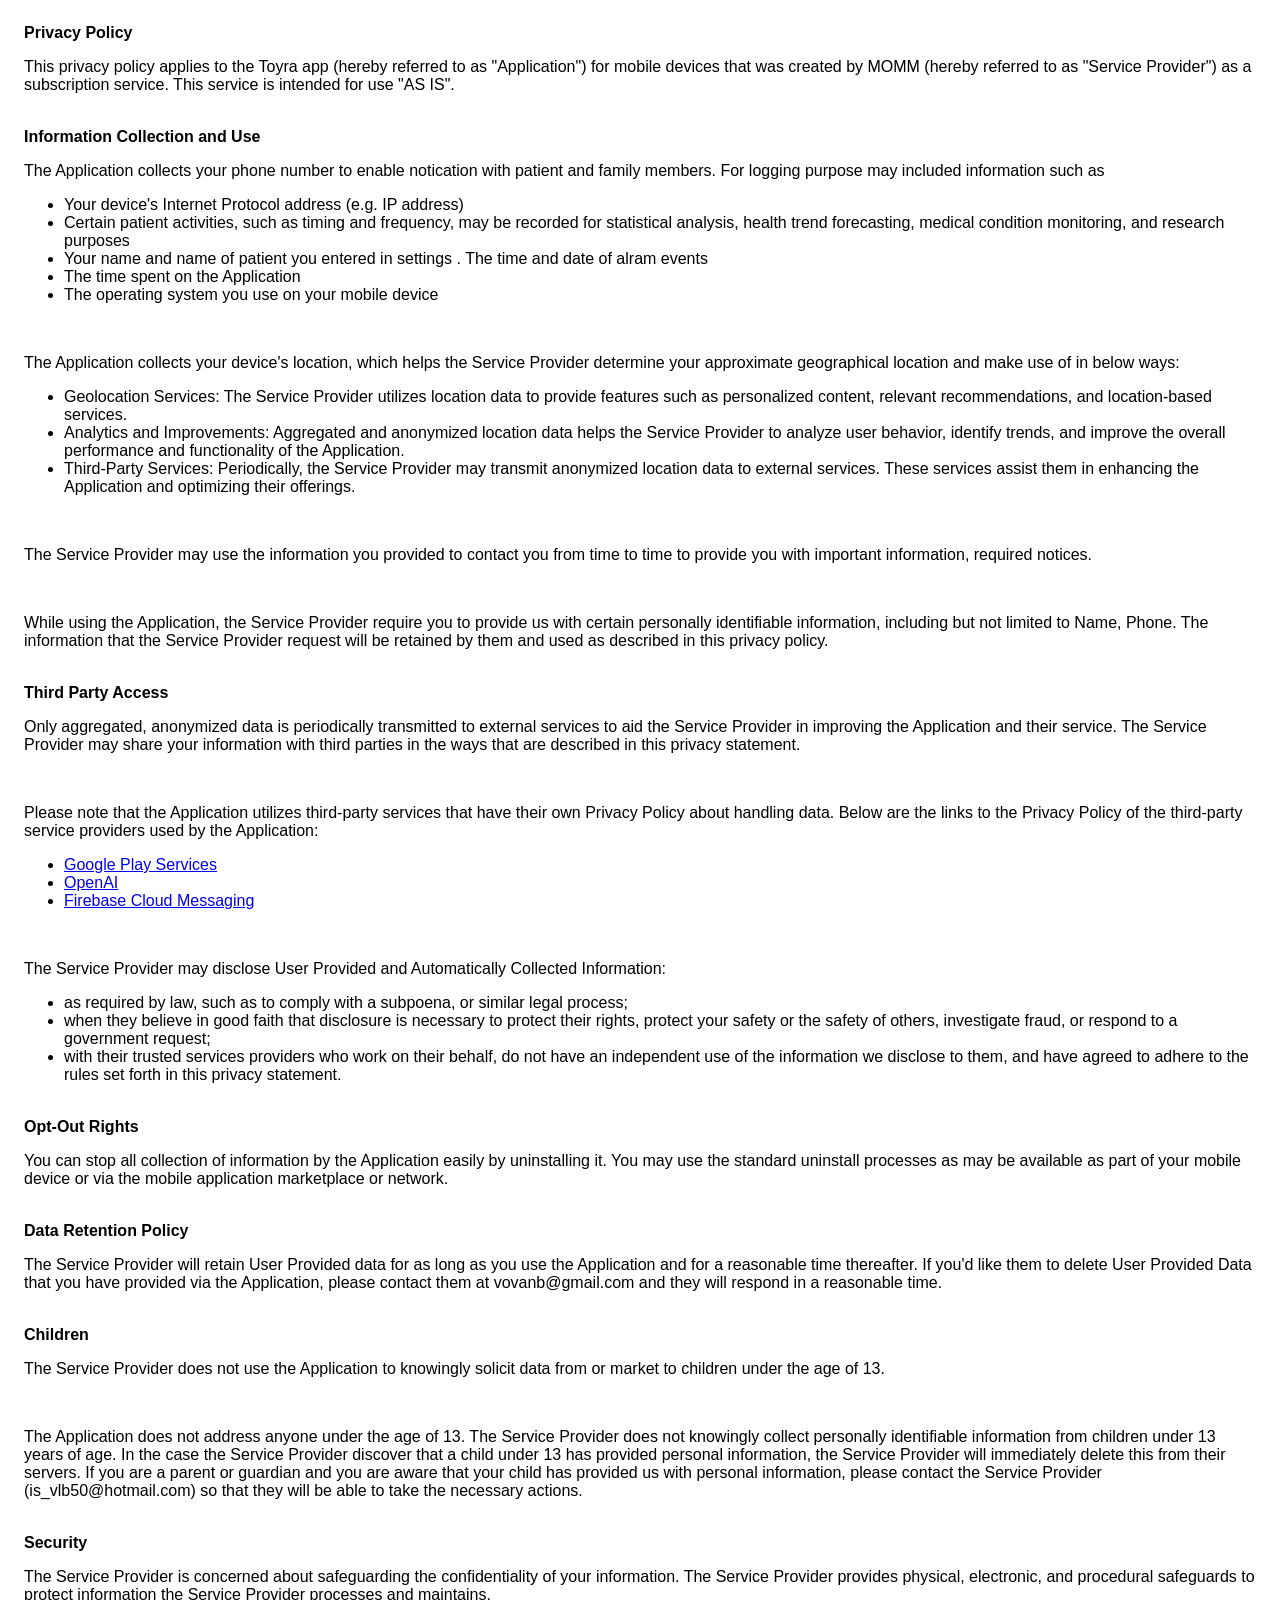
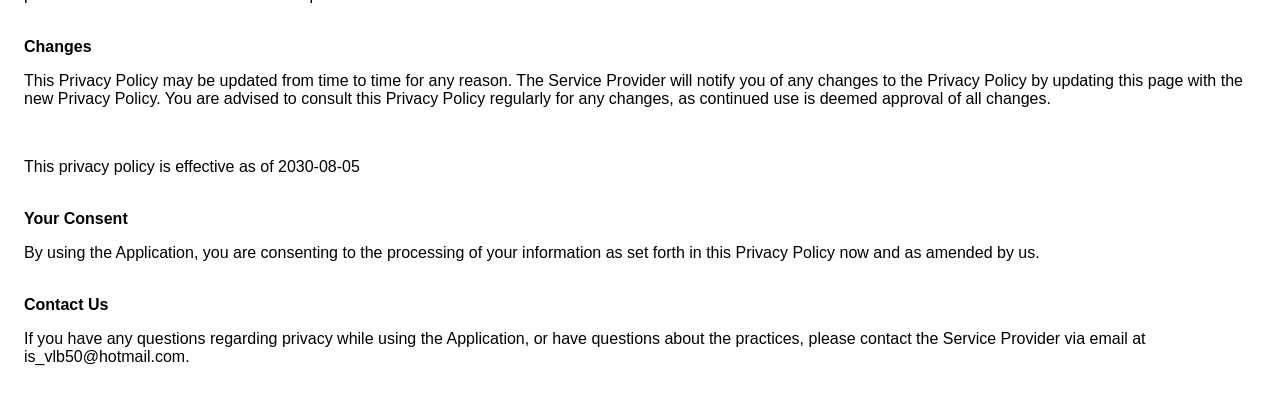
<file: privacy.html>
<!DOCTYPE html>
    <html lang="en">
    <head>
      <meta charset='utf-8'>
      <meta name='viewport' content='width=device-width'>
      <title>Toyra Privacy Policy | MOMM</title>
      <meta name="description" content="Toyra's privacy policy explains how MOMM handles information used by the Toyra app and its caregiver support features.">
      <meta name="robots" content="index, follow">
      <link rel="canonical" href="https://toyra.momm.app/privacy.html">
      <meta property="og:type" content="article">
      <meta property="og:site_name" content="Toyra Apps">
      <meta property="og:title" content="Toyra Privacy Policy | MOMM">
      <meta property="og:description" content="Toyra's privacy policy explains how MOMM handles information used by the Toyra app and its caregiver support features.">
      <meta property="og:url" content="https://toyra.momm.app/privacy.html">
      <meta property="og:image" content="https://toyra.momm.app/assets/toyra-logo.png">
      <meta property="og:image:alt" content="Toyra Apps logo.">
      <meta name="twitter:card" content="summary_large_image">
      <meta name="twitter:title" content="Toyra Privacy Policy | MOMM">
      <meta name="twitter:description" content="Toyra's privacy policy explains how MOMM handles information used by the Toyra app and its caregiver support features.">
      <meta name="twitter:image" content="https://toyra.momm.app/assets/toyra-logo.png">
      <style> body { font-family: 'Helvetica Neue', Helvetica, Arial, sans-serif; padding:1em; } </style>
    </head>
    <body>
    <strong>Privacy Policy</strong><p>This privacy policy applies to the Toyra app (hereby referred to as "Application") for mobile devices that was created by MOMM (hereby referred to as "Service Provider") as a subscription service. This service is intended for use "AS IS".</p><br><strong>Information Collection and Use</strong><p>The Application collects your phone number to enable notication with patient and family members. For logging purpose may included information such as</p><ul><li>Your device's Internet Protocol address (e.g. IP address)</li><li>Certain patient activities, such as timing and frequency, may be recorded for statistical analysis, health trend forecasting, medical condition monitoring, and research purposes</li><li>Your name and name of patient you entered in settings . The time and date of alram events </li><li>The time spent on the Application</li><li>The operating system you use on your mobile device</li></ul><p></p><br><p style="display: none;">The Application does not gather precise information about the location of your mobile device.</p><div style=""><p>The Application collects your device's location, which helps the Service Provider determine your approximate geographical location and make use of in below ways:</p><ul><li>Geolocation Services: The Service Provider utilizes location data to provide features such as personalized content, relevant recommendations, and location-based services.</li><li>Analytics and Improvements: Aggregated and anonymized location data helps the Service Provider to analyze user behavior, identify trends, and improve the overall performance and functionality of the Application.</li><li>Third-Party Services: Periodically, the Service Provider may transmit anonymized location data to external services. These services assist them in enhancing the Application and optimizing their offerings.</li></ul></div><br><p>The Service Provider may use the information you provided to contact you from time to time to provide you with important information, required notices.</p><br><p>While using the Application, the Service Provider  require you to provide us with certain personally identifiable information, including but not limited to Name, Phone. The information that the Service Provider request will be retained by them and used as described in this privacy policy.</p><br><strong>Third Party Access</strong><p>Only aggregated, anonymized data is periodically transmitted to external services to aid the Service Provider in improving the Application and their service. The Service Provider may share your information with third parties in the ways that are described in this privacy statement.</p><div><br><p>Please note that the Application utilizes third-party services that have their own Privacy Policy about handling data. Below are the links to the Privacy Policy of the third-party service providers used by the Application:</p>
      <ul>
        <li><a href="https://www.google.com/policies/privacy/" target="_blank" rel="noopener noreferrer">Google Play Services</a></li>
      
        <li><a href="https://openai.com/policies/privacy-policy/" target="_blank" rel="noopener noreferrer">OpenAI</a></li>
        <li><a href="https://firebase.google.com/docs/cloud-messaging/" target="_blank" rel="noopener noreferrer">Firebase Cloud Messaging</a></li>
      
      
      <!----><!----><!----><!----><!----><!----><!----><!----><!----><!----><!----><!----><!----><!----><!----><!----><!----><!----><!----><!----><!----><!----><!----><!----><!----><!----><!----><!----><!----><!----><!----></ul></div><br><p>The Service Provider may disclose User Provided and Automatically Collected Information:</p><ul><li>as required by law, such as to comply with a subpoena, or similar legal process;</li><li>when they believe in good faith that disclosure is necessary to protect their rights, protect your safety or the safety of others, investigate fraud, or respond to a government request;</li><li>with their trusted services providers who work on their behalf, do not have an independent use of the information we disclose to them, and have agreed to adhere to the rules set forth in this privacy statement.</li></ul><p></p><br><strong>Opt-Out Rights</strong><p>You can stop all collection of information by the Application easily by uninstalling it. You may use the standard uninstall processes as may be available as part of your mobile device or via the mobile application marketplace or network.</p><br><strong>Data Retention Policy</strong><p>The Service Provider will retain User Provided data for as long as you use the Application and for a reasonable time thereafter. If you'd like them to delete User Provided Data that you have provided via the Application, please contact them at vovanb@gmail.com and they will respond in a reasonable time.</p><br><strong>Children</strong><p>The Service Provider does not use the Application to knowingly solicit data from or market to children under the age of 13.</p><div><br><p>The Application does not address anyone under the age of 13. The Service Provider does not knowingly collect personally identifiable information from children under 13 years of age. In the case the Service Provider discover that a child under 13 has provided personal information, the Service Provider will immediately delete this from their servers. If you are a parent or guardian and you are aware that your child has provided us with personal information, please contact the Service Provider (is_vlb50@hotmail.com) so that they will be able to take the necessary actions.</p></div><!----><br><strong>Security</strong><p>The Service Provider is concerned about safeguarding the confidentiality of your information. The Service Provider provides physical, electronic, and procedural safeguards to protect information the Service Provider processes and maintains.</p><br><strong>Changes</strong><p>This Privacy Policy may be updated from time to time for any reason. The Service Provider will notify you of any changes to the Privacy Policy by updating this page with the new Privacy Policy. You are advised to consult this Privacy Policy regularly for any changes, as continued use is deemed approval of all changes.</p><br><p>This privacy policy is effective as of 2030-08-05</p><br><strong>Your Consent</strong><p>By using the Application, you are consenting to the processing of your information as set forth in this Privacy Policy now and as amended by us.</p><br><strong>Contact Us</strong><p>If you have any questions regarding privacy while using the Application, or have questions about the practices, please contact the Service Provider via email at is_vlb50@hotmail.com.</p>
        
    </body>
    </html>
</file>
<file: styles.css>
:root {
  --ink: #18242b;
  --muted: #53616a;
  --cloud: #f4f8f7;
  --panel: #ffffff;
  --blue: #1477e8;
  --green: #16834b;
  --orange: #ed8428;
  --red: #db2626;
  --line: #d7e3e0;
  --shadow: 0 20px 60px rgba(24, 36, 43, 0.16);
}

* {
  box-sizing: border-box;
}

html {
  scroll-behavior: smooth;
  width: 100%;
  max-width: 100%;
  overflow-x: hidden;
}

body {
  width: 100%;
  max-width: 100%;
  margin: 0;
  color: var(--ink);
  background: var(--cloud);
  font-family: Inter, ui-sans-serif, system-ui, -apple-system, BlinkMacSystemFont, "Segoe UI", sans-serif;
  line-height: 1.1;
  overflow-x: hidden;
}

main,
footer,
section {
  position: relative;
  max-width: 100%;
  overflow-x: hidden;
}

section {
  isolation: isolate;
  contain: paint;
}

[dir="rtl"] body {
  font-family: "Noto Sans Hebrew", Arial, sans-serif;
}

img {
  display: block;
  max-width: 100%;
}

a {
  color: inherit;
}

.hero {
  position: relative;
  min-height: 100svh;
  overflow: hidden;
  color: #ffffff;
}

.hero-media,
.hero-shade {
  position: absolute;
  inset: 0;
}

.hero-media img {
  width: 100%;
  height: 100%;
  object-fit: cover;
  object-position: 58% center;
}

.hero-shade {
  background:
    linear-gradient(90deg, rgba(16, 32, 42, 0.92) 0%, rgba(16, 32, 42, 0.72) 44%, rgba(16, 32, 42, 0.24) 100%),
    linear-gradient(0deg, rgba(16, 32, 42, 0.56), rgba(16, 32, 42, 0.08));
}

.hero-content {
  position: relative;
  z-index: 1;
  width: min(1180px, calc(100% - 32px));
  margin: 0 auto;
  padding: 14px 0 28px;
}

.brand {
  display: inline-flex;
  align-items: center;
  gap: 12px;
  color: #ffffff;
  font-size: 18px;
  font-weight: 800;
  margin-bottom: 0;
}

.brand img {  
  width: 62px;
  height: 62px;
  object-fit: contain;
  filter: drop-shadow(0 6px 12px rgba(0, 0, 0, 0.24));
}

.language-switch {
  display: inline-flex;
  align-items: center;
  gap: 6px;
  margin-left: 14px;
}

.language-switch a {
  min-width: 42px;
  border: 1px solid rgba(255, 255, 255, 0.5);
  border-radius: 8px;
  padding: 8px 10px;
  color: #ffffff;
  font-size: 13px;
  font-weight: 900;
  text-align: center;
  text-decoration: none;
}

.language-switch a[aria-current="page"] {
  color: var(--ink);
  background: #ffffff;
}

.hero-grid {
  display: grid;
  grid-template-columns: minmax(0, 1fr) 380px;
  gap: 48px;
  align-items: center;
  padding-top: 0px;
}

.hero-copy {
  min-width: 0;
  max-width: 720px;
}

.hero-title-row {
  display: grid;
  grid-template-columns: clamp(132px, 15vw, 176px) minmax(0, 1fr);
  align-items: start;
  gap: 18px;
  margin-bottom: 16px;
}

.hero-title-copy {
  min-width: 0;
}

.eyebrow,
.panel-kicker {
  margin: 0 0 12px;
  font-size: 13px;
  line-height: 1.1;
  font-weight: 800;
  letter-spacing: 0;
  text-transform: uppercase;
}

.eyebrow {
  color: var(--green);
}

.panel-kicker {
  color: #366092;
}

h1,
h2,
h3,
p {
  margin-top: 0;
}

h1 {
  max-width: none;
  margin-bottom: 10px;
  font-size: clamp(38px, 6.2vw, 58px);
  line-height: 1.02;
  letter-spacing: 0;
  overflow-wrap: anywhere;
}

h2 {
  margin-bottom: 16px;
  font-size: clamp(30px, 5vw, 50px);
  line-height: 1.04;
  letter-spacing: 0;
  overflow-wrap: anywhere;
}

h3 {
  margin-bottom: 8px;
  font-size: 20px;
  line-height: 1.2;
}

.alex-photo {
  width: 100%;
  aspect-ratio: 1;
  align-self: start;
  margin: 0;
  border: 3px solid rgba(255, 255, 255, 0.72);
  border-radius: 8px;
  overflow: hidden;
  box-shadow: 0 12px 24px rgba(0, 0, 0, 0.24);
}

.alex-photo img {
  display: block;
  width: 100%;
  height: 100%;
  object-fit: cover;
  object-position: center;
}

.lede {
  max-width: 650px;
  margin-bottom: 16px;
  color: #78b7ff;
  font-size: clamp(17px, 2.2vw, 21px);
}

.benefits {
  display: grid;
  gap: 8px;
  max-width: 640px;
  margin: 0 0 18px;
  padding: 0;
  list-style: none;
}

.benefits li {
  position: relative;
  padding-left: 30px;
  color: rgba(255, 255, 255, 0.9);
  font-size: 18px;
}

[dir="rtl"] .language-switch {
  margin-right: 14px;
  margin-left: 0;
}

[dir="rtl"] .benefits li {
  padding-right: 30px;
  padding-left: 0;
}

[dir="rtl"] .benefits li::before {
  right: 0;
  left: auto;
}

.benefits li::before {
  content: "";
  position: absolute;
  top: 10px;
  left: 0;
  width: 14px;
  height: 14px;
  border-radius: 50%;
  background: var(--orange);
  box-shadow: 0 0 0 6px rgba(237, 132, 40, 0.22);
}

.cta {
  display: inline-flex;
  align-items: center;
  justify-content: center;
  min-height: 56px;
  border-radius: 8px;
  color: #ffffff;
  background: var(--orange);
  box-shadow: 0 14px 26px rgba(237, 132, 40, 0.28);
  font-weight: 900;
  text-decoration: none;
  transition: transform 160ms ease, box-shadow 160ms ease, background-color 160ms ease;
}

.cta:hover,
.cta:focus-visible {
  transform: translateY(-2px);
  background: #f09034;
  box-shadow: 0 18px 34px rgba(237, 132, 40, 0.36);
}

.primary-cta {
  gap: 14px;
  padding: 10px 18px 10px 24px;
  font-size: 18px;
}

.primary-cta-copy {
  display: grid;
  gap: 3px;
  line-height: 1.1;
}

.primary-cta-sub {
  font-size: 13px;
  font-weight: 800;
  opacity: 0.88;
}

.primary-cta img {
  width: 132px;
  height: auto;
}

.compatibility {
  max-width: 620px;
  margin: 10px 0 0;
  color: rgba(255, 255, 255, 0.76);
  font-size: 14px;
}

.info-link {
  display: inline-block;
  margin-top: 8px;
  color: #ffffff;
  font-size: 15px;
  font-weight: 900;
  text-decoration-thickness: 2px;
  text-underline-offset: 4px;
}

.info-link:hover,
.info-link:focus-visible {
  color: #c6f4dc;
}

.signup-panel {
  align-self: end;
  margin-bottom: 24px;
  border-radius: 8px;
  padding: 22px;
  color: var(--ink);
  background: rgba(255, 255, 255, 0.94);
  box-shadow: var(--shadow);
}

.signup-panel h2 {
  font-size: 24px;
  line-height: 1.12;
}

.name-origin {
  margin-bottom: 12px;
  color: var(--muted);
  font-size: 16px;
  line-height: 1.35;
}

.role-row {
  display: grid;
  grid-template-columns: 38px 1fr;
  gap: 12px;
  align-items: start;
  padding: 10px 0;
  border-top: 1px solid var(--line);
}

.role-row span {
  display: inline-grid;
  width: 34px;
  height: 34px;
  place-items: center;
  border-radius: 50%;
  color: #ffffff;
  background: var(--blue);
  font-weight: 900;
}

.role-row:has(span:empty) {
  grid-template-columns: 1fr;
}

.role-row span:empty {
  display: none;
}

.role-row p,
.privacy-note {
  margin-bottom: 0;
  color: var(--muted);
}

.panel-cta {
  width: 100%;
  margin-top: 12px;
  font-size: 17px;
}

.whatsapp-cta {
  gap: 10px;
  margin-top: 12px;
  background: #16834b;
  box-shadow: 0 14px 26px rgba(22, 131, 75, 0.24);
}

.whatsapp-icon {
  width: 22px;
  height: 22px;
  flex: 0 0 auto;
  fill: currentColor;
}

.whatsapp-cta:hover,
.whatsapp-cta:focus-visible {
  background: #1a9657;
  box-shadow: 0 18px 34px rgba(22, 131, 75, 0.32);
}

.privacy-note {
  margin-top: 10px;
  font-size: 13px;
}

.privacy-note strong {
  display: block;
  margin-bottom: 8px;
  color: var(--ink);
  font-size: 14px;
}

.privacy-note ul {
  display: grid;
  gap: 6px;
  margin: 0;
  padding-left: 18px;
}

[dir="rtl"] .privacy-note ul {
  padding-right: 18px;
  padding-left: 0;
}

.section-inner {
  width: min(1120px, calc(100% - 32px));
  max-width: 100%;
  margin: 0 auto;
}

.proof-band,
.common-problems,
.features-section,
.screens,
.expertise,
.final-cta {
  padding: 72px 0;
}

.proof-band {
  background: #ffffff;
}

.proof-band .section-inner {
  display: grid;
  grid-template-columns: 0.82fr 1.18fr;
  gap: 52px;
  align-items: start;
}

.problem-copy .eyebrow,
.common-problems .eyebrow,
.features-section .eyebrow,
.screen-copy .eyebrow,
.expertise .eyebrow {
  color: var(--green);
}

.problem-copy p:not(.eyebrow),
.solution-heading p:not(.eyebrow),
.screen-copy p:not(.eyebrow),
.quote p {
  color: var(--muted);
  font-size: 18px;
}

.why-toyra-summary,
.common-summary {
  grid-column: 1 / -1;
  margin: 18px 0 0;
  padding-top: 18px;
  border-top: 4px solid var(--orange);
  color: var(--ink);
  font-weight: 800;
}

.why-toyra-summary strong {
  color: var(--ink);
}

.problem-list,
.feature-list {
  display: grid;
  grid-template-columns: repeat(2, minmax(0, 1fr));
  gap: 14px;
}

.problem-list article,
.feature-list article {
  min-height: 184px;
  border: 1px solid var(--line);
  border-radius: 8px;
  padding: 22px;
  background: #fbfdfd;
}

.problem-list article {
  min-height: 150px;
  border-left: 5px solid var(--orange);
}

.problem-list p {
  margin-bottom: 0;
  color: var(--muted);
}

.common-problems {
  background: #eef6f3;
}

.common-grid {
  display: grid;
  grid-template-columns: 0.72fr 1.28fr;
  gap: 50px;
  align-items: start;
}

.common-list {
  display: grid;
  gap: 12px;
  margin: 0;
  padding: 0;
  list-style: none;
}

.common-list li {
  position: relative;
  border: 1px solid var(--line);
  border-radius: 8px;
  padding: 16px 18px 16px 46px;
  background: #ffffff;
  color: var(--muted);
  font-size: 17px;
}

[dir="rtl"] .common-list li {
  padding-right: 46px;
  padding-left: 18px;
}

[dir="rtl"] .common-list li::before {
  right: 20px;
  left: auto;
}

.common-list li::before {
  content: "";
  position: absolute;
  top: 22px;
  left: 20px;
  width: 10px;
  height: 10px;
  border-radius: 50%;
  background: var(--green);
}

.features-section {
  background: #ffffff;
}

.solution-heading {
  max-width: 780px;
  margin-bottom: 28px;
}

.feature-icon {
  display: inline-flex;
  align-items: center;
  justify-content: center;
  min-width: 52px;
  height: 32px;
  margin-bottom: 24px;
  border-radius: 8px;
  padding: 0 9px;
  color: #ffffff;
  background: var(--blue);
  font-size: 12px;
  font-weight: 900;
}

.feature-list article:nth-child(1) .feature-icon {
  background: var(--red);
}

.feature-list article:nth-child(2) .feature-icon {
  background: var(--green);
}

.feature-list article:nth-child(3) .feature-icon {
  background: var(--orange);
}

.feature-list p {
  margin-bottom: 0;
  color: var(--muted);
}

.screens {
  background: #f4f8f7;
}

.screens-inner {
  display: grid;
  grid-template-columns: 440px 1fr;
  gap: 46px;
  align-items: center;
}

.screens-inner > *,
.phone-strip-wrap {
  min-width: 0;
}

.mode-cards {
  display: grid;
  gap: 14px;
  margin-top: 24px;
}

.mode-cards article {
  border: 1px solid var(--line);
  border-radius: 8px;
  padding: 20px;
  background: #ffffff;
}

.mode-cards h3 {
  color: var(--ink);
}

.mode-cards ul {
  display: grid;
  gap: 8px;
  margin: 0;
  padding-left: 20px;
  color: var(--muted);
}

.phone-strip {
  display: flex;
  direction: ltr;
  max-width: 100%;
  gap: 18px;
  align-items: center;
  overflow-x: auto;
  overflow-y: hidden;
  padding: 4px 4px 20px;
  scroll-snap-type: x mandatory;
  scroll-behavior: smooth;
  overscroll-behavior-inline: contain;
  touch-action: pan-x pan-y;
  -webkit-overflow-scrolling: touch;
  scrollbar-width: none;
}

.phone-strip::-webkit-scrollbar {
  display: none;
}

.scroll-hint {
  display: none !important;
}

.phone-strip img {
  flex: 0 0 auto;
  height: var(--phone-strip-height, 520px);
  aspect-ratio: 9 / 18.8;
  border: 8px solid #101820;
  border-radius: 28px;
  object-fit: cover;
  object-position: top center;
  background: #ffffff;
  box-shadow: 0 18px 32px rgba(24, 36, 43, 0.18);
  scroll-snap-align: center;
}

.expertise {
  background: #ffffff;
}

.expertise-grid {
  display: grid;
  grid-template-columns: 0.9fr 1.1fr;
  gap: 48px;
  align-items: center;
}

.quote {
  border-left: 6px solid var(--orange);
  padding: 8px 0 8px 26px;
}

[dir="rtl"] .quote {
  border-right: 6px solid var(--orange);
  border-left: 0;
  padding: 8px 26px 8px 0;
}

.quote p {
  font-size: 22px;
}

.impact-list {
  display: grid;
  gap: 8px;
  margin: 0 0 18px;
  padding-left: 20px;
  color: var(--muted);
  font-size: 19px;
}

[dir="rtl"] .impact-list {
  padding-right: 20px;
  padding-left: 0;
}

.quote .quote-credit {
  margin-bottom: 0;
  color: var(--green);
  font-size: 15px;
  font-weight: 800;
}

.final-cta {
  text-align: center;
  color: #ffffff;
  background: #22333b;
}

.final-cta h2 {
  margin-bottom: 10px;
}

.final-cta p {
  margin-bottom: 24px;
  color: rgba(255, 255, 255, 0.78);
  font-size: 20px;
}

.final-actions {
  display: flex;
  flex-wrap: wrap;
  justify-content: center;
  align-items: center;
  gap: 12px;
}

.final-button {
  padding: 0 28px;
  font-size: 18px;
}

.final-icon-button {
  display: inline-grid;
  width: 52px;
  height: 52px;
  place-items: center;
  border: 1px solid rgba(255, 255, 255, 0.42);
  border-radius: 8px;
  color: #ffffff;
  background: transparent;
  text-decoration: none;
  box-shadow: none;
  transition: transform 180ms ease, background-color 180ms ease, border-color 180ms ease;
}

.final-icon-button:hover,
.final-icon-button:focus-visible {
  transform: translateY(-2px);
  border-color: rgba(255, 255, 255, 0.78);
  background: rgba(255, 255, 255, 0.1);
}

.final-icon-button svg {
  width: 27px;
  height: 27px;
  fill: currentColor;
}

.final-whatsapp {
  background: transparent;
  color: #1f9d58;
}

.final-email {
  background: transparent;
}

.floating-cta {
  position: fixed;
  right: 18px;
  bottom: 18px;
  z-index: 10;
  display: none;
  min-height: 48px;
  align-items: center;
  justify-content: center;
  border-radius: 8px;
  padding: 0 20px;
  color: #ffffff;
  background: var(--orange);
  box-shadow: 0 16px 32px rgba(24, 36, 43, 0.22);
  font-weight: 900;
  text-decoration: none;
}

footer {
  padding: 24px 16px 84px;
  color: #718087;
  background: #22333b;
  text-align: center;
  font-size: 13px;
}

footer p {
  margin: 0 auto 6px;
  max-width: 760px;
}

footer a {
  color: #ffffff;
  font-weight: 800;
}

@media (max-width: 900px) {
  .hero {
    min-height: auto;
  }

  .hero-shade {
    background:
      linear-gradient(180deg, rgba(16, 32, 42, 0.94) 0%, rgba(16, 32, 42, 0.78) 58%, rgba(16, 32, 42, 0.42) 100%),
      linear-gradient(0deg, rgba(16, 32, 42, 0.36), rgba(16, 32, 42, 0.18));
  }

  .hero-grid,
  .proof-band .section-inner,
  .screens-inner,
  .expertise-grid {
    grid-template-columns: 1fr;
  }

  .hero-grid {
    gap: 34px;
    padding-top: 52px;
  }

  .signup-panel {
    max-width: 560px;
    margin-bottom: 0;
  }

  .screens-inner {
    gap: 28px;
  }

.screen-copy {
    max-width: 620px;
  }
}

@media (max-width: 680px) {
  .hero-content {
    width: min(calc(100% - 24px), 540px);
    max-width: 100%;
    padding-bottom: 34px;
  }

  .brand img {
    width: 60px;
    height: 60px;
  }

  .hero-grid {
    padding-top: 44px;
  }

  .hero-title-row {
    grid-template-columns: 86px minmax(0, 1fr);
    gap: 12px;
  }

  .alex-photo {
    border-width: 2px;
  }

  h1 {
    font-size: 31px;
    line-height: 1.08;
    max-width: none;
  }

  .lede {
    font-size: 17px;
    max-width: 34ch;
  }

  .benefits li {
    max-width: 31ch;
    font-size: 15px;
  }

  .primary-cta {
    width: 100%;
    flex-wrap: wrap;
    gap: 10px;
    padding: 12px 16px;
  }

  .signup-panel {
    padding: 22px;
    overflow: hidden;
  }

  .signup-panel h2 {
    font-size: 24px;
  }

  .role-row {
    grid-template-columns: 38px minmax(0, 1fr);
  }

  .role-row p,
  .compatibility {
    max-width: 31ch;
    font-size: 14px;
  }

  .role-row p {
    max-width: 25ch;
  }

  .proof-band,
  .common-problems,
  .features-section,
  .screens,
  .expertise,
  .final-cta {
    padding: 54px 0;
  }

  .problem-list,
  .feature-list,
  .common-grid {
    grid-template-columns: 1fr;
  }

  .phone-strip {
    gap: 14px;
    scroll-padding-inline: 12px;
    scroll-snap-type: x proximity;
  }

  .phone-strip-wrap {
    position: relative;
  }

  .phone-strip-wrap::before,
  .phone-strip-wrap::after {
    content: "";
    position: absolute;
    top: 42px;
    bottom: 20px;
    z-index: 2;
    width: 34px;
    pointer-events: none;
  }

  .phone-strip-wrap::before {
    left: 0;
    background: linear-gradient(90deg, #f4f8f7, rgba(244, 248, 247, 0));
  }

  .phone-strip-wrap::after {
    right: 0;
    background: linear-gradient(270deg, #f4f8f7, rgba(244, 248, 247, 0));
  }

  .scroll-hint {
    display: block !important;
    margin: 0 0 10px;
    color: var(--green);
    font-size: 14px;
    font-weight: 900;
  }

  .phone-strip img {
    flex: 0 0 min(76vw, 300px);
    height: auto;
    scroll-snap-stop: always;
  }

  .quote {
    padding-left: 18px;
  }

  .quote p {
    font-size: 19px;
  }

  .final-actions {
    row-gap: 12px;
  }

  .final-button {
    flex: 0 1 100%;
    max-width: 320px;
  }

  .final-icon-button {
    flex: 0 0 52px;
  }

  footer p:first-child a {
    display: block;
    width: fit-content;
    margin: 8px auto 0;
  }

  .floating-cta {
    display: none;
  }
}
</file>
